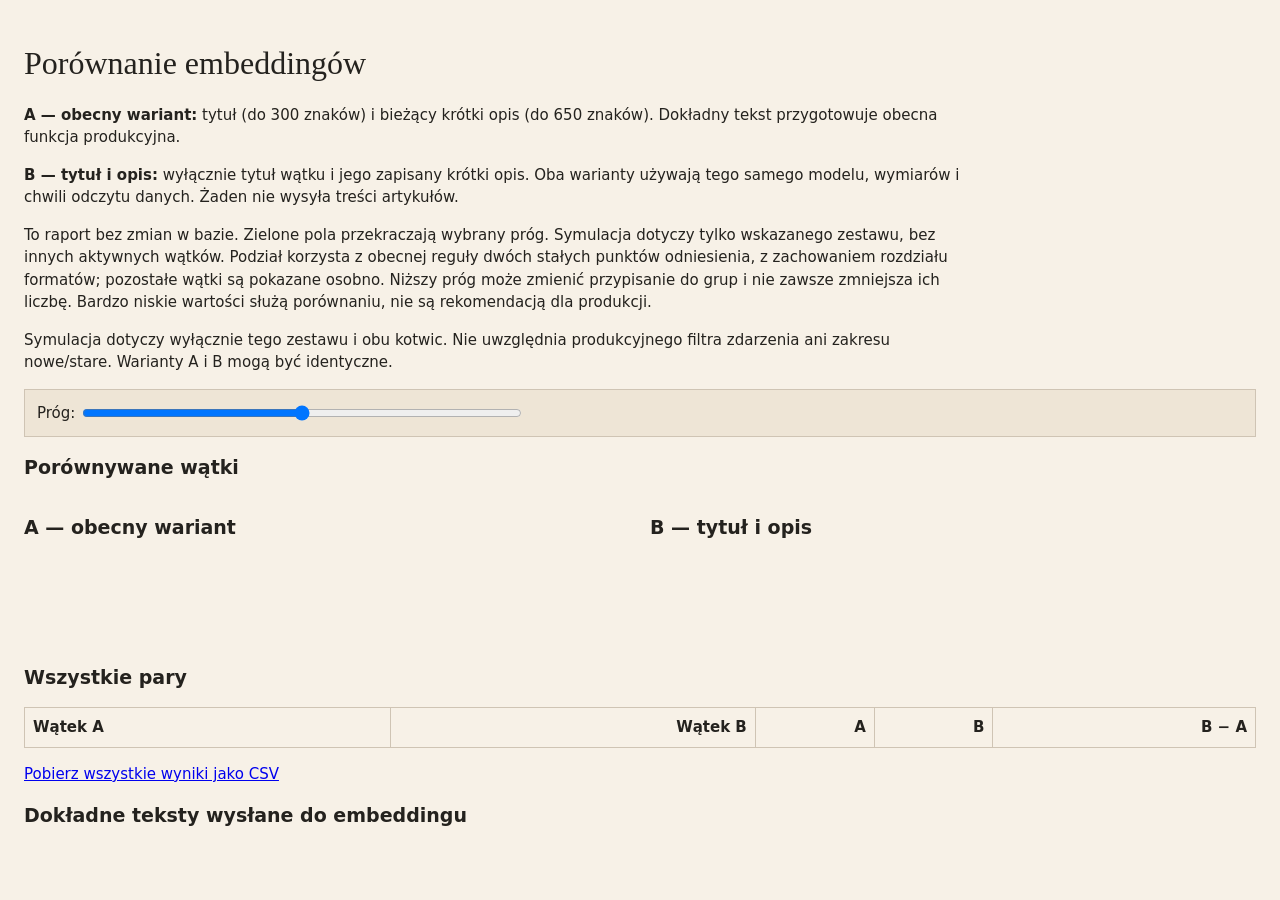
<file: embedding_comparison_report.html>
<!doctype html>
<html lang="pl">
<meta charset="utf-8">
<meta name="viewport" content="width=device-width,initial-scale=1">
<title>Porównanie embeddingów — dwa warianty</title>
<style>
body{margin:0;background:#f7f1e7;color:#24221e;font:15px/1.5 system-ui,sans-serif}main{max-width:1250px;margin:auto;padding:24px}h1{font:32px Georgia,serif}h2{font-size:19px}p{max-width:950px}.muted{color:#756e63}.controls{position:sticky;top:0;padding:12px;background:#eee5d6;z-index:1;border:1px solid #cfc4b4}input{width:min(440px,65%);vertical-align:middle}output{font-weight:700}.grids{display:grid;grid-template-columns:repeat(2,minmax(0,1fr));gap:20px}.panel{overflow-x:auto}table{border-collapse:collapse;width:100%;font-variant-numeric:tabular-nums}th,td{padding:8px;border:1px solid #cfc4b4;text-align:right}th:first-child,td:first-child{text-align:left}td.pass{background:#dce7d7;color:#274325}td.fail{background:#eee9df;color:#686057}td.diagonal{background:#ded5c6}.pairs{min-width:700px}.pairs td:nth-child(2){text-align:left}.groups{min-height:64px;font-size:13px}li{margin-bottom:7px}details{margin:14px 0}pre{white-space:pre-wrap;font:12px/1.5 monospace;overflow-wrap:anywhere}summary{cursor:pointer}@media(max-width:760px){.grids{grid-template-columns:1fr}main{padding:14px}th,td{padding:5px;font-size:12px}}
</style>
<main>
<h1>Porównanie embeddingów</h1>
<p id="metadata" class="muted"></p>
<p><strong>A — obecny wariant:</strong> tytuł (do 300 znaków) i bieżący krótki opis (do 650 znaków). Dokładny tekst przygotowuje obecna funkcja produkcyjna.</p>
<p><strong>B — tytuł i opis:</strong> wyłącznie tytuł wątku i jego zapisany krótki opis. Oba warianty używają tego samego modelu, wymiarów i chwili odczytu danych. Żaden nie wysyła treści artykułów.</p>
<p>To raport bez zmian w bazie. Zielone pola przekraczają wybrany próg. Symulacja dotyczy tylko wskazanego zestawu, bez innych aktywnych wątków. Podział korzysta z obecnej reguły dwóch stałych punktów odniesienia, z zachowaniem rozdziału formatów; pozostałe wątki są pokazane osobno. Niższy próg może zmienić przypisanie do grup i nie zawsze zmniejsza ich liczbę. Bardzo niskie wartości służą porównaniu, nie są rekomendacją dla produkcji.</p>
<p>Symulacja dotyczy wyłącznie tego zestawu i obu kotwic. Nie uwzględnia produkcyjnego filtra zdarzenia ani zakresu nowe/stare. Warianty A i B mogą być identyczne.</p>
<div class="controls"><label for="threshold">Próg: </label><input id="threshold" type="range" min="0.35" max="0.95" step="0.01"><output id="value" for="threshold"></output></div>
<h2>Porównywane wątki</h2><ol id="topics"></ol>
<div class="grids"><section><h2>A — obecny wariant</h2><p id="stats-current"></p><div id="matrix-current" class="panel"></div><p id="groups-current" class="groups"></p></section><section><h2>B — tytuł i opis</h2><p id="stats-title_description"></p><div id="matrix-title_description" class="panel"></div><p id="groups-title_description" class="groups"></p></section></div>
<h2>Wszystkie pary</h2><div class="panel"><table class="pairs"><thead><tr><th>Wątek A</th><th>Wątek B</th><th>A</th><th>B</th><th>B − A</th></tr></thead><tbody id="pairs"></tbody></table></div>
<p><a href="pairs.csv" download>Pobierz wszystkie wyniki jako CSV</a></p>
<h2>Dokładne teksty wysłane do embeddingu</h2><div id="inputs"></div>
</main>
<script id="report" type="application/json">__REPORT_JSON__</script>
<script>
const data=JSON.parse(document.getElementById('report').textContent);
const $=id=>document.getElementById(id);
const add=(parent,tag,text,cls='')=>{const el=document.createElement(tag);el.textContent=text;if(cls)el.className=cls;parent.append(el);return el;};
const numbers=new Map(data.topics.map((t,i)=>[t.topic_id,i+1]));
const lookup=new Map(data.pairs.flatMap(p=>[[p.topic_id_a+'|'+p.topic_id_b,p],[p.topic_id_b+'|'+p.topic_id_a,p]]));
$('metadata').textContent=`Odczyt od ${data.snapshot_started_at} · wynik ${data.created_at} · ${data.model} · ${data.dimensions} wymiarów · ${data.pairs.length} par · ${data.usage.total_tokens??'—'} tokenów.`;
for(const t of data.topics)add($('topics'),'li',t.headline_pl+(t.status==='ACTIVE'?'':` [${t.status}]`));
for(const t of data.topics){const box=add($('inputs'),'details','');add(box,'summary',`#${numbers.get(t.topic_id)} — ${t.headline_pl}`);for(const v of ['current','title_description']){add(box,'h3',v==='current'?'A — obecny':'B — tytuł i opis');add(box,'pre',data.inputs.find(i=>i.topic_id===t.topic_id&&i.variant===v).text);}}
function render(){
 const threshold=Number($('threshold').value);$('value').value=threshold.toFixed(2);
 const sim=data.simulations[threshold.toFixed(2)];
 for(const variant of ['current','title_description']){
  const holder=$('matrix-'+variant);holder.replaceChildren();const table=add(holder,'table','');const head=add(table,'tr','');add(head,'th','#');for(const t of data.topics)add(head,'th',numbers.get(t.topic_id));
  for(const a of data.topics){const row=add(table,'tr','');add(row,'th',numbers.get(a.topic_id));for(const b of data.topics){const p=lookup.get(a.topic_id+'|'+b.topic_id);if(!p){add(row,'td','—','diagonal');continue;}const cutoff=p.threshold< data.threshold?Math.min(threshold,p.threshold):threshold;const cell=add(row,'td',p[variant].toFixed(3),p[variant]>=cutoff?'pass':'fail');cell.title=a.headline_pl+' / '+b.headline_pl;}}
  $('stats-'+variant).textContent=`Pary kwalifikujące się: ${sim[variant].qualifying_pairs}/${data.pairs.length}. Wątków po symulowanym scaleniu: ${sim[variant].group_count}.`;
  $('groups-'+variant).textContent='Grupy: '+sim[variant].groups.map(g=>g.map(id=>'#'+numbers.get(id)).join(' + ')).join(' | ');
 }
 $('pairs').replaceChildren();
 for(const p of [...data.pairs].sort((a,b)=>Math.max(b.current,b.title_description)-Math.max(a.current,a.title_description))){const row=add($('pairs'),'tr','');add(row,'td',`#${numbers.get(p.topic_id_a)} ${p.title_a}`);add(row,'td',`#${numbers.get(p.topic_id_b)} ${p.title_b}`);const cutoff=p.threshold<data.threshold?Math.min(threshold,p.threshold):threshold;for(const v of ['current','title_description'])add(row,'td',p[v].toFixed(6),p[v]>=cutoff?'pass':'fail');add(row,'td',(p.difference>=0?'+':'')+p.difference.toFixed(6));}
}
$('threshold').value=data.threshold;
$('threshold').addEventListener('input',render);render();
</script>
</html>
</file>
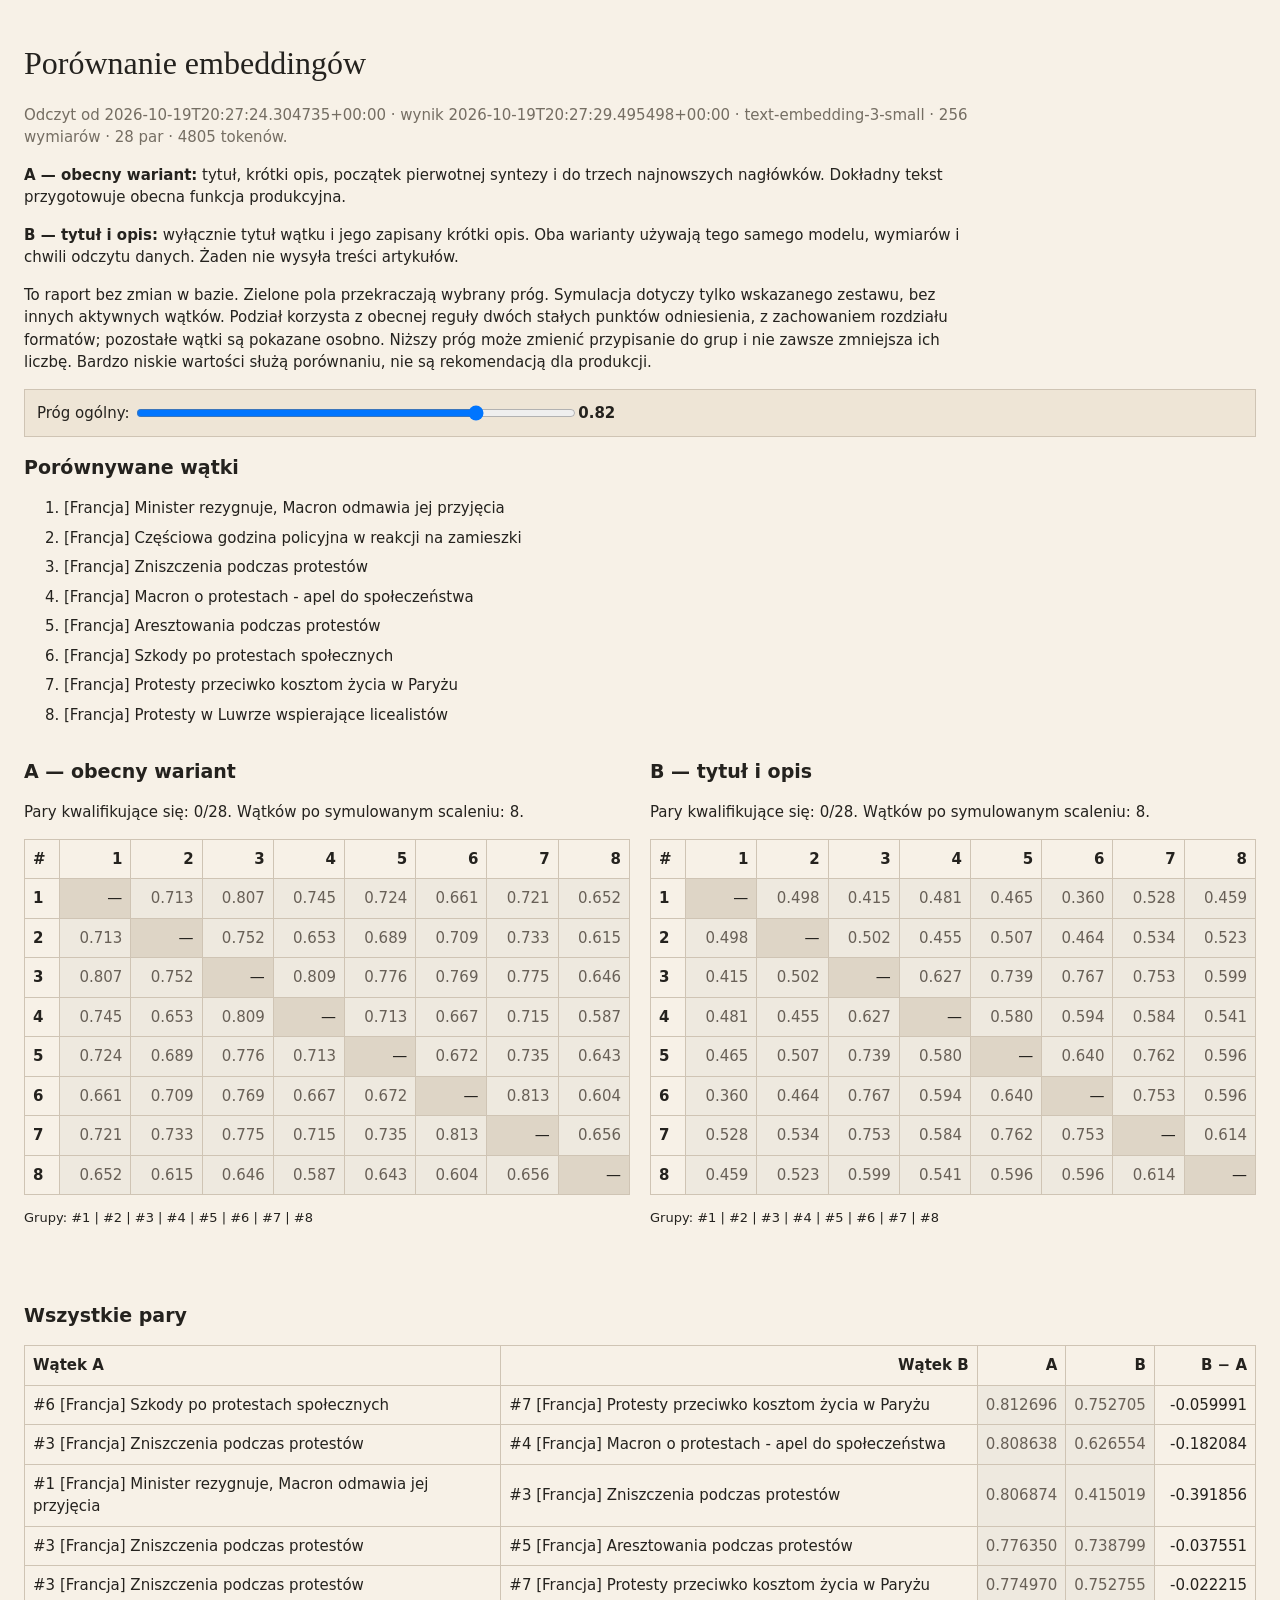
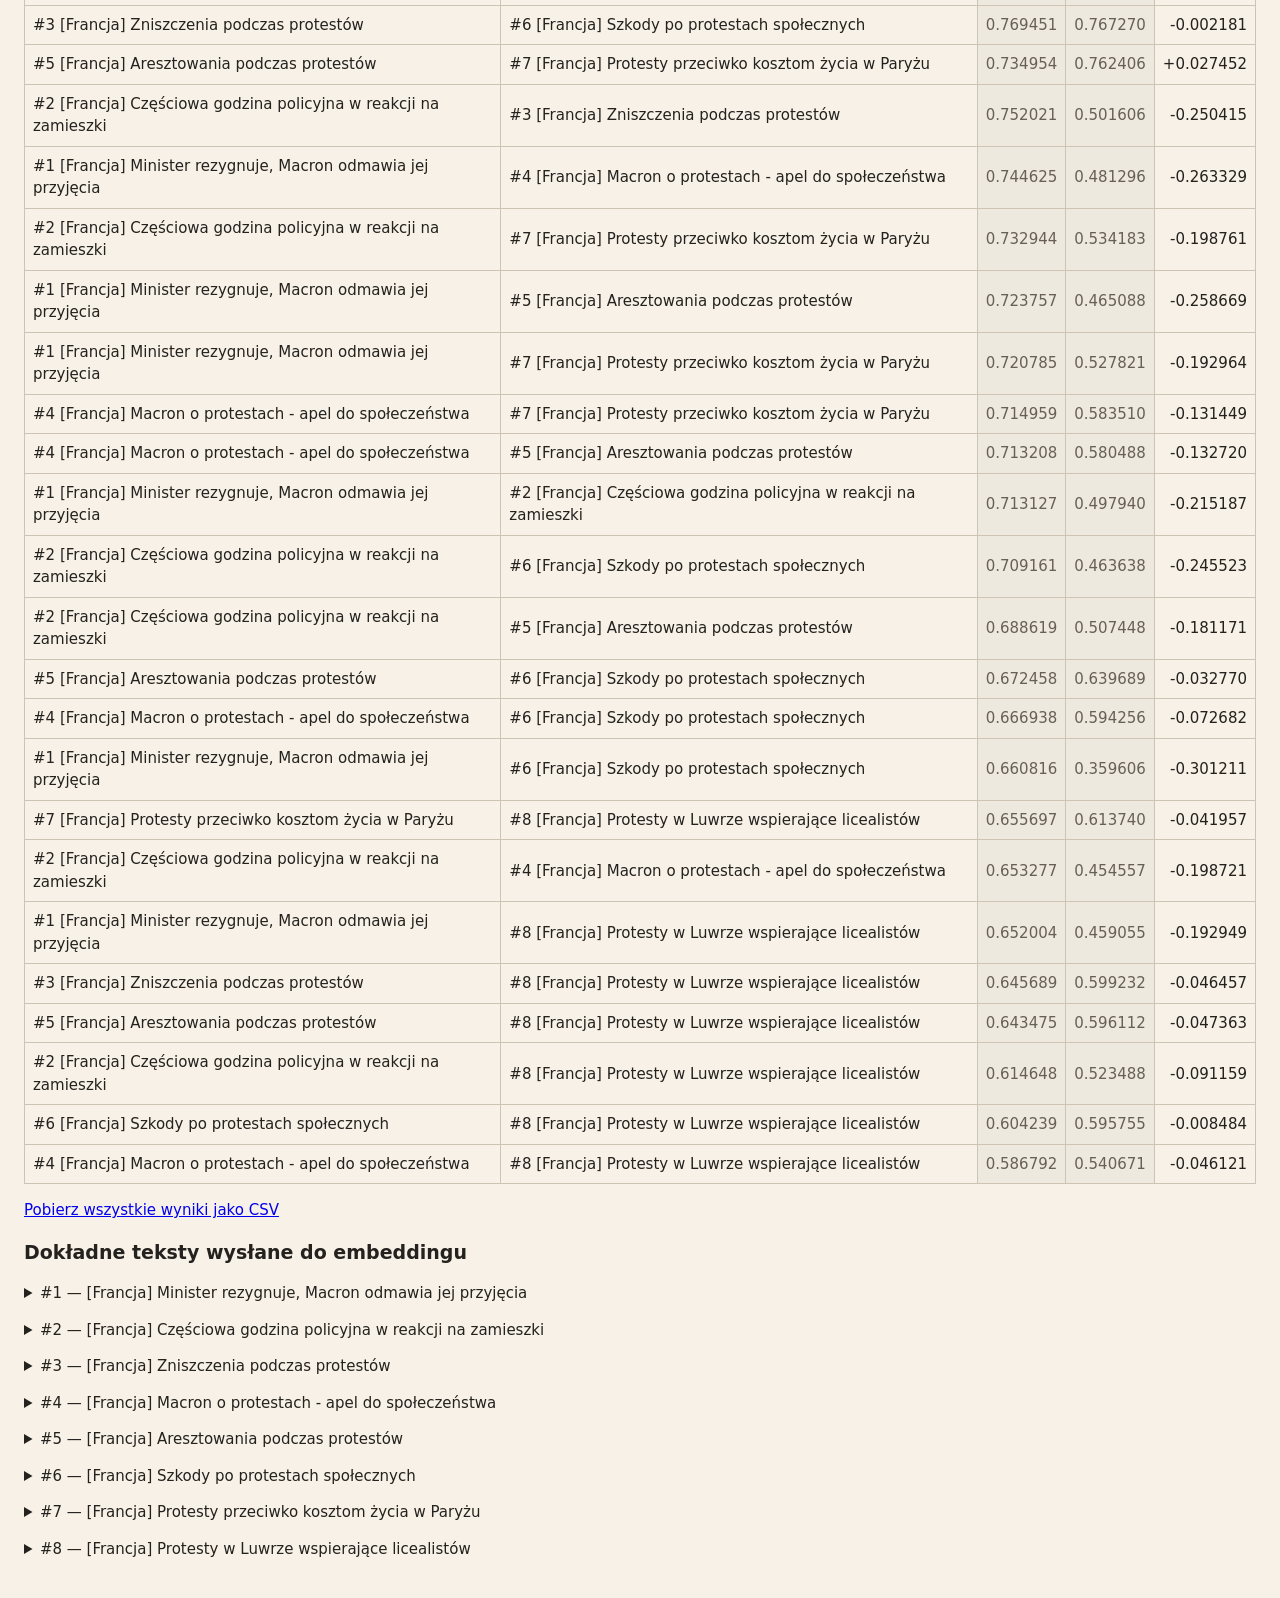
<file: app/diagnostics/embedding-france-20261019/report.html>
<!doctype html>
<html lang="pl">
<meta charset="utf-8">
<meta name="viewport" content="width=device-width,initial-scale=1">
<title>Porównanie embeddingów — dwa warianty</title>
<style>
body{margin:0;background:#f7f1e7;color:#24221e;font:15px/1.5 system-ui,sans-serif}main{max-width:1250px;margin:auto;padding:24px}h1{font:32px Georgia,serif}h2{font-size:19px}p{max-width:950px}.muted{color:#756e63}.controls{position:sticky;top:0;padding:12px;background:#eee5d6;z-index:1;border:1px solid #cfc4b4}input{width:min(440px,65%);vertical-align:middle}output{font-weight:700}.grids{display:grid;grid-template-columns:repeat(2,minmax(0,1fr));gap:20px}.panel{overflow-x:auto}table{border-collapse:collapse;width:100%;font-variant-numeric:tabular-nums}th,td{padding:8px;border:1px solid #cfc4b4;text-align:right}th:first-child,td:first-child{text-align:left}td.pass{background:#dce7d7;color:#274325}td.fail{background:#eee9df;color:#686057}td.diagonal{background:#ded5c6}.pairs{min-width:700px}.pairs td:nth-child(2){text-align:left}.groups{min-height:64px;font-size:13px}li{margin-bottom:7px}details{margin:14px 0}pre{white-space:pre-wrap;font:12px/1.5 monospace;overflow-wrap:anywhere}summary{cursor:pointer}@media(max-width:760px){.grids{grid-template-columns:1fr}main{padding:14px}th,td{padding:5px;font-size:12px}}
</style>
<main>
<h1>Porównanie embeddingów</h1>
<p id="metadata" class="muted"></p>
<p><strong>A — obecny wariant:</strong> tytuł, krótki opis, początek pierwotnej syntezy i do trzech najnowszych nagłówków. Dokładny tekst przygotowuje obecna funkcja produkcyjna.</p>
<p><strong>B — tytuł i opis:</strong> wyłącznie tytuł wątku i jego zapisany krótki opis. Oba warianty używają tego samego modelu, wymiarów i chwili odczytu danych. Żaden nie wysyła treści artykułów.</p>
<p>To raport bez zmian w bazie. Zielone pola przekraczają wybrany próg. Symulacja dotyczy tylko wskazanego zestawu, bez innych aktywnych wątków. Podział korzysta z obecnej reguły dwóch stałych punktów odniesienia, z zachowaniem rozdziału formatów; pozostałe wątki są pokazane osobno. Niższy próg może zmienić przypisanie do grup i nie zawsze zmniejsza ich liczbę. Bardzo niskie wartości służą porównaniu, nie są rekomendacją dla produkcji.</p>
<div class="controls"><label for="threshold">Próg ogólny: </label><input id="threshold" type="range" min="0.35" max="0.95" step="0.01" value="0.82"><output id="value" for="threshold">0.82</output></div>
<h2>Porównywane wątki</h2><ol id="topics"></ol>
<div class="grids"><section><h2>A — obecny wariant</h2><p id="stats-current"></p><div id="matrix-current" class="panel"></div><p id="groups-current" class="groups"></p></section><section><h2>B — tytuł i opis</h2><p id="stats-title_description"></p><div id="matrix-title_description" class="panel"></div><p id="groups-title_description" class="groups"></p></section></div>
<h2>Wszystkie pary</h2><div class="panel"><table class="pairs"><thead><tr><th>Wątek A</th><th>Wątek B</th><th>A</th><th>B</th><th>B − A</th></tr></thead><tbody id="pairs"></tbody></table></div>
<p><a href="pairs.csv" download>Pobierz wszystkie wyniki jako CSV</a></p>
<h2>Dokładne teksty wysłane do embeddingu</h2><div id="inputs"></div>
</main>
<script id="report" type="application/json">{"created_at": "2026-10-19T20:27:29.495498+00:00", "snapshot_started_at": "2026-10-19T20:27:24.304735+00:00", "model": "text-embedding-3-small", "dimensions": 256, "threshold": 0.82, "usage": {"prompt_tokens": 4805, "total_tokens": 4805}, "unique_embedding_inputs": 16, "topics": [{"topic_id": "topic_perspectives_d47c451ef7a0c2a4a8327596", "headline_pl": "[Francja] Minister rezygnuje, Macron odmawia jej przyjęcia", "status": "ACTIVE", "merged_into_topic_id": null, "updated_at": "2026-10-19T14:50:27.419991+00:00", "what_happened_one_sentence_pl": "Prezydent Emmanuel Macron nie przyjął rezygnacji Laurenta Nuñeza ze stanowiska ministra spraw wewnętrznych i pozostawił go na stanowisku, jednocześnie zlecając podjęcie natychmiastowych działań mających na celu wprowadzenie nowych metod działania sił bezpieczeństwa i zapewnienie ciągłości dowodzenia.", "summary_pl": "Sedno wydarzenia stanowi decyzja prezydenta Emmanuela Macrona w sprawie Laurenta Nuñeza: nie przyjął jego rezygnacji ze stanowiska ministra spraw wewnętrznych i utrzymał go na stanowisku, jednocześnie zlecając natychmiastowe działania mające na celu wprowadzenie nowych metod działania sił bezpieczeństwa i zapewnienie ciągłości dowodzenia. Nuñez oświadczył w radiu France Inter, że złożył dymisję z powodu odpowiedzialności za przebieg wydarzeń, lecz Macron ją odrzucił i wezwał do szybkiego wdrożenia nowych metod działania sił porządkowych w terenie.\n\nW sobotę i niedzielę doszło do zamieszek w Paryżu, Marsylii i Lyonie oraz w innych lokalizacjach w całej Francji; demonstracje przeciwko rosnącym kosztom życia przekształciły się w ataki na budynki publiczne i masowe plądrowania sklepów. W Paryżu około 30 sklepów zostało splądrowanych w niedzielę; Limoges zostało zniszczone w wyniku pożaru ratusza.\n\nMacron zażądał od Nuñeza jak najszybszego wdrożenia nowych metod działania sił bezpieczeństwa na miejscu, aby przeciwdziałać chuliganom. Minister przyznał, że w sobotę policja w niektórych dużych miastach straciła kontrolę nad sytuacją, a liczba wandali i obecność aktywistów skrajnej lewicy były niedoszacowane. Premier Sebastien Lecornu ma przewodniczyć w poniedziałek interministerialną komisję kryzysową. Podczas wystąpienia w telewizji Macron zapowiedział surowe konsekwencje wobec sprawców przemocy i podkreślił, że ci, którzy doprowadzili do grabieży, muszą ponieść odpowiedzialność.\n\nSzacowano, że w weekend zatrzymano około 2,4 tysiąca osób; w Paryżu odnotowano około 350 zatrzymań w niedzielę, a łączna liczba zatrzymanych w kraju przekroczyła 2 tys. (około 2 331–2 397).\n\nW kontekście samych działań operacyjnych część źródeł zwraca uwagę na skalę rabunków i zniszczeń w rejonach mi", "recent_article_titles": ["Zamieszki we Francji. Szef MSW: policja straciła kontrolę", "Zamieszki we Francji. Zdumiewający komunikat Pałacu Elizejskiego", "Zamieszki we Francji. Prezydent Macron nie przyjął dymisji ministra spraw wewnętrznych", "Emmanuel Macron rejects resignation of interior minister Laurent Nuñez", "Frankreich: Innenminister will nach Unruhen zurücktreten - Macron lehnt ab"], "summary_version": 1, "summary_updated_at": "2026-10-19T14:50:27.419991+00:00", "generation": "perspectives"}, {"topic_id": "topic_perspectives_e76e6853f89111c7a22d8d61", "headline_pl": "[Francja] Częściowa godzina policyjna w reakcji na zamieszki", "status": "ACTIVE", "merged_into_topic_id": null, "updated_at": "2026-10-19T16:13:39.130482+00:00", "what_happened_one_sentence_pl": "Premier Francji Sébastien Lecornu poinformował, że zwrócił się do prefektów o wprowadzenie częściowej godziny policyjnej w niektórych miejscach, godziny te mają być bardzo punktowe i częściowe i mają wejść w życie od wieczora w poniedziałek, Lecornu dodał, że jest zdeterminowany, aby przywrócić porządek publiczny.", "summary_pl": "W odpowiedzi na weekendowe zamieszki w Paryżu, Marsylii i innych miastach Francji, premier Sébastien Lecornu poinformował, że zwrócił się do prefektów o wprowadzenie częściowej godziny policyjnej w wybranych miejscach; ma wejść w życie od wieczora w poniedziałek i ma być bardzo punktowa. Lecornu dodał, że jest zdeterminowany, by przywrócić porządek publiczny, a demonstranci atakowali wówczas budynki publiczne, sklepy i punkty handlowe.\n\nDenain na północy kraju ogłosiło nocną godzinę policyjną od 21:00 do 6:00, która ma obowiązywać do niedzieli 25 października. Obostrzenia mają obowiązywać do tego samego terminu w innych częściach kraju. Marsylia zakazała zgromadzeń do godziny 20:00.\n\nPremier oskarża ruch skrajnej lewicy o dążenie do wywołania chaosu aż do wiosennych wyborów prezydenckich. Rząd zapowiada wzmocnienie sił policji i żandarmerii w najbliższy weekend oraz planuje spotkać się z liderami partii i kandydatami prezydenckimi, aby omówić bezpieczne prowadzenie kampanii i zaproponować reformy taktyk policyjnych. Ponadto rząd zapowiedział utworzenie specjalnego funduszu wsparcia dla około 3 000 lokalnych firm dotkniętych weekendowymi zamieszkami.\n\nSiły policji użyły gazu łzawiącego, pałek i armatek wodnych w odpowiedzi na zamieszki. Łącznie co najmniej 2 400 uczestników zamieszek zostało zatrzymanych, a co najmniej 1 000 policjantów zostało rannych, z czego siedem ciężko. Louvre muzeum zostało zamknięte z powodu strajków studentów.\n\nMinister spraw wewnętrznych Laurent Nuñez złożył rezygnację; prezydent Macron jej nie przyjął.", "recent_article_titles": ["French PM Lecornu calls for regional authorities to impose partial curfews", "Zamieszki we Francji. Władze wprowadzają godzinę policyjną", "France wants curfews in some areas after weekend of riots", "Francja reaguje na zamieszki. Premier chce częściowej godziny policyjnej [WIDEO]", "Godzina policyjna w niektórych miastach. Francja reaguje na zamieszki"], "summary_version": 1, "summary_updated_at": "2026-10-19T16:13:39.130482+00:00", "generation": "perspectives"}, {"topic_id": "topic_perspectives_449f14cebf8083ee911b91dc", "headline_pl": "[Francja] Zniszczenia podczas protestów", "status": "ACTIVE", "merged_into_topic_id": null, "updated_at": "2026-10-19T16:28:33.800992+00:00", "what_happened_one_sentence_pl": "W sobotę 17 października 2026 roku na ulice całej Francji wyszło ponad 550 tys. osób.", "summary_pl": "W sobotę 17 października 2026 roku na ulice całej Francji wyszło ponad 550 tys. osób. W wielu miastach doszło do starć, podpaleń i plądrowań; dotknięte były m.in. Paryż, Lyon i Limoges. W sobotę w całej Francji zatrzymano około 2 tys. osób, a w Paryżu zatrzymano około 855.\n\nŁącznie liczba rannych funkcjonariuszy i strażaków wyniosła około 500, a podczas protestów nastolatek stracił dłoń w wyniku wybuchu policyjnego granatu.\n\nW weekend doszło także do zniszczeń: ratusz w Limoges został doszczętnie zniszczony przez pożar, a weekend przyniósł co najmniej dwie ofiary śmiertelne.\n\nFox News zidentyfikowało 54 organizacje stojące za zamieszkami we Francji, w tym 16 organizacji studenckich i 38 dorosłych. Wśród nich znalazły się Gilets jaunes (Żółte Kamizelki) oraz La France Insoumise (LFI). Chaos Inc. obejmuje także BreakThrough News i CodePink, które promowały relacje z protestów; sieć ma międzynarodowe zasięgi. Planowany jest europejski Strajk Młodzieży 20 listopada, koordynowany w ramach sieci Chaos Inc.\n\nPrezydent Emmanuel Macron powiedział: Ci, którzy zniszczyli, muszą zapłacić. Macron oświadczył także, że w Republice nie ma miejsca na przemoc i zapowiedział działania wobec sprawców.", "recent_article_titles": ["\"Ludzie są wykończeni. Koniec panowania\". Jak we Francji sytuacja wymknęła się spod kontroli", "Violence in France is a consequence of the last decade's political reconfiguration", "Ogień, starcia i splądrowane sklepy. Chaos zalewa ulice Francji. \"Ponownie doszło do zniszczeń\"", "Francja stanęła w ogniu. Kto protestuje i skąd taka fala przemocy [WYJAŚNIAMY]", "France reels from weekend of chaos as violence spreads across Europe"], "summary_version": 2, "summary_updated_at": "2026-10-19T16:31:30.124824+00:00", "generation": "perspectives"}, {"topic_id": "topic_perspectives_f63c6bcbe03aa9b33e8b63d9", "headline_pl": "[Francja] Macron o protestach - apel do społeczeństwa", "status": "ACTIVE", "merged_into_topic_id": null, "updated_at": "2026-10-19T16:28:38.984515+00:00", "what_happened_one_sentence_pl": "France 24 relacjonowało, że Macron apelował do partii politycznych o jednoznaczne potępienie przemocy.", "summary_pl": "Po protestach z 17 października prezydent Emmanuel Macron wezwał partie polityczne do jednoznacznego potępienia przemocy, co relacjonowało France 24. Demonstracje w całej Francji wiązały się z przemocą, w tym plądrowaniami sklepów i dewastacją mienia publicznego. Ataki dotknęły urzędy miejskie i prefektury, z których niektóre zostały podpalone. Siły porządkowe prowadziły starcia z demonstrantami w odległości nie większej niż 300 metrów od Pałacu Elizejskiego. Według Le Monde doszło do początku konwergencji protestów bez wspólnych celów politycznych, a manifestacje 17 października łączyły żądania młodzieży szkolnej i ruchu gilets jaunes, bez wspólnego programu politycznego.\n\nMacron stwierdził, że czynią to protestujący określani jako factieux z ugrupowań ultralewicowych, wspierani przez licznych delikwentów, prowadzących do brutalnej przemocy. W Elizie prezydent wygłosił orędzie trwające około 10 minut, około godziny 20:00. Zapowiedział także podróż na Bliski Wschód na trzy dni. Le Monde komentowało, iż władza została osłabiona przez kryzysy, określając ją jako failles d'un pouvoir usé par les crises.", "recent_article_titles": ["Watch: Macron denounces 'unbridled violence' after protests across France", "17 octobre : les violences en marge des manifestations font le lit du rassemblement national", "Mobilisation du 17 octobre : conséquences de la fin du macronisme, les violences sont aussi le produit d’un système politique dominé par deux radicalités", "Fala oburzenia po orędziu Emmanuela Macrona. \"Żałosne przemówienie\"", "News kompakt: Macron verurteilt Gewalt bei landesweiten Protesten"], "summary_version": 2, "summary_updated_at": "2026-10-19T16:30:35.22769+00:00", "generation": "perspectives"}, {"topic_id": "topic_perspectives_802d78b36ab2940d59552746", "headline_pl": "[Francja] Aresztowania podczas protestów", "status": "ACTIVE", "merged_into_topic_id": null, "updated_at": "2026-10-19T16:13:12.620593+00:00", "what_happened_one_sentence_pl": "W samym Paryżu w weekendzie zatrzymano około 855 osób.", "summary_pl": "W czasie weekendu w samym Paryżu zatrzymano około 855 osób.\n\nW Limoges ratusz miasta spłonął; dach zawalił się, a dwie trzecie elewacji zniknęły.", "recent_article_titles": ["France protests: Who are the people arrested during the unrest?", "Hundreds arrested in Paris as rioters defy Macron (VIDEOS)", "Thousands arrested during violent protests in France", "Photos show aftermath of riots as masked groups clash with police across France"], "summary_version": 1, "summary_updated_at": "2026-10-19T16:13:12.620593+00:00", "generation": "perspectives"}, {"topic_id": "topic_perspectives_bfe87060175e86a633d35bee", "headline_pl": "[Francja] Szkody po protestach społecznych", "status": "ACTIVE", "merged_into_topic_id": null, "updated_at": "2026-10-19T16:14:27.616511+00:00", "what_happened_one_sentence_pl": "Ponad 2.000 sklepów zostało dotkniętych w trakcie protestów w całej Francji.", "summary_pl": "Trwające protesty w całej Francji doprowadziły do poważnych szkód materialnych: dotknięto ponad 2.000 sklepów, a szacunki strat sięgają setek milionów euro. Wstępny bilans podany w sobotę do godziny 20:00 mówił o około 1.500 dotkniętych placówek; później liczba ta miała wzrosnąć o 10–20 procent. Incydenty objęły również sektor handlowy, co ilustrowały pierwsze obrazy z początku tygodnia z Paryża, Marsylii, Lyonu i Nantes.\n\nW samym Paryżu doszło do ataku na sklep BHV Marais, gdzie około trzydziestu osobom udało się wejść do środka; zniszczono parter, uszkodono elewację i skradziono towary. Incydenty trwały nocą z niedzieli na poniedziałek w Paryżu, Marsylii, Lyonie i Nantes.\n\nPodczas spotkania rządowego w sprawie szkód udział wzięli minister Serge Papin oraz przedstawiciele CCI France i CMA. Z kolei Alain Di Crescenzo, prezes CNCCI, zaapelował o pilne środki wsparcia dla przedsiębiorców, w tym szybką interwencję u ubezpieczycieli, tworzenie funduszy awaryjnych i kredyty o obniżonych stopach procentowych. Judith Jiguet, delegowana generalna FCD, domagała się szybszych procedur odszkodowawczych i pomocy publicznej, a także rozważenia odroczenia podatków dla dotkniętego sektora. France 24 informuje o decyzji rządu i uczestnictwie biznesu w spotkaniu kryzysowym; sektor turystyczny obawia się spadku rezerw na zimę, a rynki reagują sprzedażą obligacji i euro.\n\nPoza Paryżem i Marsylią zniszczenia rozprzestrzeniły się na Bordeaux i Lyon, a także Grenoble i Quimper. Le Monde odnotowało w Bordeaux dewastacje i wandalizacje między 50 a 100 sklepów. W Lyonie doszło do splądrowania sklepów Kooples, Hugo Boss, Jott i Lancel, a część sklepu Boulanger została częściowo podpalona. W Bordeaux doszło do splądrowania Apple’a, a Decathlon został ograbiony i później podpalony. BNP Paribas ma ", "recent_article_titles": ["After looting, devastated French shop owners face 'hundreds of millions of euros' in damages", "Euronews press review: French newspapers dissect weekend of unrest and rioting", "French retailers reel after weekend of riots, looting", "Más de 2.000 comercios afectados y daños millonarios por saqueos en protestas en Francia"], "summary_version": 1, "summary_updated_at": "2026-10-19T16:14:27.616511+00:00", "generation": "perspectives"}, {"topic_id": "topic_perspectives_5897d4f7a483837ce7c52e4f", "headline_pl": "[Francja] Protesty przeciwko kosztom życia w Paryżu", "status": "ACTIVE", "merged_into_topic_id": null, "updated_at": "2026-10-19T15:03:05.038166+00:00", "what_happened_one_sentence_pl": "Według Ministerstwa Spraw Wewnętrznych we Francji, w całym kraju zatrzymano ponad 2.000 osób, a ponad 600 funkcjonariuszy zostało rannych.", "summary_pl": "W całej Francji trwają protesty przeciwko rosnącym kosztom życia. Według Ministerstwa Spraw Wewnętrznych we Francji zatrzymano ponad 2.000 osób, a ponad 600 funkcjonariuszy zostało rannych. Grupa manifestantów zablokowała dostęp do muzeum Luwru w Paryżu. Protesty rozlały się do Paryża i licznych innych miast Francji.\n\nSzacuje się, że w sobotę na ulice wyszło co najmniej 550 tys. osób w całej Francji, a ponad 1800 zostało aresztowanych. Demonstranci atakowali policję, plądrowali sklepy, podpalali barykady i budynki. Uczniowie i studenci również dołączyli do protestów. Sprzyjały temu zwołania w mediach społecznościowych, a protesty koncentrowały się wokół tematów wysokich cen paliw, niskich płac i niesprawiedliwości społecznej.\n\nW kontekście finansów publicznych i rynków, rentowności obligacji rosną: 10-letnie obligacje Francji przynosiły obecnie prawie 5%, a niemieckie papiery około 3,5%. Francja od 1974 roku nie przedłożyła zrównoważonego budżetu; dług publiczny wynosi około 119% PKB, a deficyt budżetowy przekracza 5% PKB. Maastricht criteria wyznaczają deficyt maksymalnie 3% PKB i dług nieprzekraczający 60% PKB.", "recent_article_titles": ["L'aperitivo davanti all'Arco di Trionfo di Parigi mentre la città brucia", "Schwere Ausschreitungen: Was die Krawalle in Frankreich mit Ihrem Geld zu tun haben"], "summary_version": 1, "summary_updated_at": "2026-10-19T15:03:05.038166+00:00", "generation": "perspectives"}, {"topic_id": "topic_perspectives_0bb17b14683705e57fd24b02", "headline_pl": "[Francja] Protesty w Luwrze wspierające licealistów", "status": "ACTIVE", "merged_into_topic_id": null, "updated_at": "2026-10-19T15:01:44.141865+00:00", "what_happened_one_sentence_pl": "Wejście do Luwru zablokowali studenci Ecole du Louvre w Paryżu, demonstracja miała na celu poparcie ruchu licealistów i protest przeciwko represjom policyjnym, blokada uniemożliwiła otwarcie Luwru o godz. 9.", "summary_pl": "W Paryżu grupa demonstrantów z Ecole du Louvre zablokowała dostęp do muzeum Luwru; demonstracja miała na celu poparcie ruchu licealistów i protest przeciwko represjom policyjnym; blokada uniemożliwiła otwarcie Luwru o godzinie 9.\n\nDyrekcja muzeum poinformowała, że protest nie ma związku z samą placówką.\n\nJedna z uczestniczek demonstracji powiedziała dziennikowi Le Figaro, że turyści oczekujący na wejście do Luwru \"są agresywni\" wobec protestujących.\n\nRelacje Bankiera i Corriere della Sera opisują incydent jako blokadę dostępu do Luwru, będącą wyrazem wsparcia dla ruchu licealistów.", "recent_article_titles": ["Un gruppo di manifestanti blocca l'accesso al museo del Louvre a Parigi: il video", "Protestujący zablokowali wejście do Luwru. W tle spór o warunki nauki"], "summary_version": 1, "summary_updated_at": "2026-10-19T15:01:44.141865+00:00", "generation": "perspectives"}], "inputs": [{"topic_id": "topic_perspectives_d47c451ef7a0c2a4a8327596", "variant": "current", "text": "Tytuł wątku: [Francja] Minister rezygnuje, Macron odmawia jej przyjęcia\nOpis: Prezydent Emmanuel Macron nie przyjął rezygnacji Laurenta Nuñeza ze stanowiska ministra spraw wewnętrznych i pozostawił go na stanowisku, jednocześnie zlecając podjęcie natychmiastowych działań mających na celu wprowadzenie nowych metod działania sił bezpieczeństwa i zapewnienie ciągłości dowodzenia.\nSynteza wątku: Sedno wydarzenia stanowi decyzja prezydenta Emmanuela Macrona w sprawie Laurenta Nuñeza: nie przyjął jego rezygnacji ze stanowiska ministra spraw wewnętrznych i utrzymał go na stanowisku, jednocześnie zlecając natychmiastowe działania mające na celu wprowadzenie nowych metod działania sił bezpieczeństwa i zapewnienie ciągłości dowodzenia. Nuñez oświadczył w radiu France Inter, że złożył dymisję z powodu odpowiedzialności za przebieg wydarzeń, lecz Macron ją odrzucił i wezwał do szybkiego wdrożenia nowych metod działania sił porządkowych w terenie.\n\nW sobotę i niedzielę doszło do zamieszek w Paryżu, Marsylii i Lyonie oraz w innych lokalizacjach w całej Francji; demonstracje przeciwko rosnącym kosztom życia przekształciły się w ataki na budynki publiczne i masowe plądrowania sklepów. W Paryżu około 30 sklepów zostało splądrowanych w niedzielę; Limoges zostało zniszczone w wyniku pożaru ratusza.\n\nMacron zażądał od Nuñeza jak najszybszego wdrożenia nowych metod działania sił bezpieczeństwa na miejscu, aby przeciwdziałać chuliganom. Minister przyznał, że w sobotę policja w niektórych dużych miastach straciła kontrolę nad sytuacją, a liczba wandali i obecność aktywistów skrajnej lewicy b\nOstatnie nagłówki: Zamieszki we Francji. Szef MSW: policja straciła kontrolę | Zamieszki we Francji. Zdumiewający komunikat Pałacu Elizejskiego | Zamieszki we Francji. Prezydent Macron nie przyjął dymisji", "sha256": "7a0695c8a5d5a04b3471c39c4b238a06bcb02d21296514dac46a52c74464255c", "embedding_index": 0}, {"topic_id": "topic_perspectives_e76e6853f89111c7a22d8d61", "variant": "current", "text": "Tytuł wątku: [Francja] Częściowa godzina policyjna w reakcji na zamieszki\nOpis: Premier Francji Sébastien Lecornu poinformował, że zwrócił się do prefektów o wprowadzenie częściowej godziny policyjnej w niektórych miejscach, godziny te mają być bardzo punktowe i częściowe i mają wejść w życie od wieczora w poniedziałek, Lecornu dodał, że jest zdeterminowany, aby przywrócić porządek publiczny.\nSynteza wątku: W odpowiedzi na weekendowe zamieszki w Paryżu, Marsylii i innych miastach Francji, premier Sébastien Lecornu poinformował, że zwrócił się do prefektów o wprowadzenie częściowej godziny policyjnej w wybranych miejscach; ma wejść w życie od wieczora w poniedziałek i ma być bardzo punktowa. Lecornu dodał, że jest zdeterminowany, by przywrócić porządek publiczny, a demonstranci atakowali wówczas budynki publiczne, sklepy i punkty handlowe.\n\nDenain na północy kraju ogłosiło nocną godzinę policyjną od 21:00 do 6:00, która ma obowiązywać do niedzieli 25 października. Obostrzenia mają obowiązywać do tego samego terminu w innych częściach kraju. Marsylia zakazała zgromadzeń do godziny 20:00.\n\nPremier oskarża ruch skrajnej lewicy o dążenie do wywołania chaosu aż do wiosennych wyborów prezydenckich. Rząd zapowiada wzmocnienie sił policji i żandarmerii w najbliższy weekend oraz planuje spotkać się z liderami partii i kandydatami prezydenckimi, aby omówić bezpieczne prowadzenie kampanii i zaproponować reformy taktyk policyjnych. Ponadto rząd zapowiedział utworzenie specjalnego funduszu wsparcia dla około 3 000 lokalnych firm dotkniętych weekendowymi zamieszkami.\n\nSiły policji użyły gazu łzawiąc\nOstatnie nagłówki: French PM Lecornu calls for regional authorities to impose partial curfews | Zamieszki we Francji. Władze wprowadzają godzinę policyjną | France wants curfews in some ar", "sha256": "7163bb779592b34d3625bd08fd312bb5f7ca95dcf89f580573f176154047d397", "embedding_index": 1}, {"topic_id": "topic_perspectives_449f14cebf8083ee911b91dc", "variant": "current", "text": "Tytuł wątku: [Francja] Zniszczenia podczas protestów\nOpis: W sobotę 17 października 2026 roku na ulice całej Francji wyszło ponad 550 tys. osób.\nSynteza wątku: W sobotę 17 października 2026 roku na ulice całej Francji wyszło ponad 550 tys. osób. W wielu miastach doszło do starć, podpaleń i plądrowań; dotknięte były m.in. Paryż, Lyon i Limoges. W sobotę w całej Francji zatrzymano około 2 tys. osób, a w Paryżu zatrzymano około 855.\n\nŁącznie liczba rannych funkcjonariuszy i strażaków wyniosła około 500, a podczas protestów nastolatek stracił dłoń w wyniku wybuchu policyjnego granatu.\n\nW weekend doszło także do zniszczeń: ratusz w Limoges został doszczętnie zniszczony przez pożar, a weekend przyniósł co najmniej dwie ofiary śmiertelne.\n\nFox News zidentyfikowało 54 organizacje stojące za zamieszkami we Francji, w tym 16 organizacji studenckich i 38 dorosłych. Wśród nich znalazły się Gilets jaunes (Żółte Kamizelki) oraz La France Insoumise (LFI). Chaos Inc. obejmuje także BreakThrough News i CodePink, które promowały relacje z protestów; sieć ma międzynarodowe zasięgi. Planowany jest europejski Strajk Młodzieży 20 listopada, koordynowany w ramach sieci Chaos Inc.\n\nPrezydent Emmanuel Macron powiedział: Ci, którzy zniszczyli, muszą zapłacić. Macron oświadczył także, że w Republice nie ma miejsca na przemoc i zapowiedział działania wobec sprawców.\nOstatnie nagłówki: \"Ludzie są wykończeni. Koniec panowania\". Jak we Francji sytuacja wymknęła się spod kontroli | Violence in France is a consequence of the last decade's political reconfiguration | Ogień, starcia i splądrowane sklepy. Chaos zalewa ulice Francji. \"Ponownie doszło do zniszczeń\"", "sha256": "1fd3c4283c6ad8eafe7c5d730cf7c84508da55617abf07a2ec26c8b6969cb400", "embedding_index": 2}, {"topic_id": "topic_perspectives_f63c6bcbe03aa9b33e8b63d9", "variant": "current", "text": "Tytuł wątku: [Francja] Macron o protestach - apel do społeczeństwa\nOpis: France 24 relacjonowało, że Macron apelował do partii politycznych o jednoznaczne potępienie przemocy.\nSynteza wątku: Po protestach z 17 października prezydent Emmanuel Macron wezwał partie polityczne do jednoznacznego potępienia przemocy, co relacjonowało France 24. Demonstracje w całej Francji wiązały się z przemocą, w tym plądrowaniami sklepów i dewastacją mienia publicznego. Ataki dotknęły urzędy miejskie i prefektury, z których niektóre zostały podpalone. Siły porządkowe prowadziły starcia z demonstrantami w odległości nie większej niż 300 metrów od Pałacu Elizejskiego. Według Le Monde doszło do początku konwergencji protestów bez wspólnych celów politycznych, a manifestacje 17 października łączyły żądania młodzieży szkolnej i ruchu gilets jaunes, bez wspólnego programu politycznego.\n\nMacron stwierdził, że czynią to protestujący określani jako factieux z ugrupowań ultralewicowych, wspierani przez licznych delikwentów, prowadzących do brutalnej przemocy. W Elizie prezydent wygłosił orędzie trwające około 10 minut, około godziny 20:00. Zapowiedział także podróż na Bliski Wschód na trzy dni. Le Monde komentowało, iż władza została osłabiona przez kryzysy, określając ją jako failles d'un pouvoir usé par les crises.\nOstatnie nagłówki: Watch: Macron denounces 'unbridled violence' after protests across France | 17 octobre : les violences en marge des manifestations font le lit du rassemblement national | Mobilisation du 17 octobre : conséquences de la fin du macronisme, les violences sont aussi le produit d’un système politique dominé par deux radicalités", "sha256": "4b7b00acc75b2d85eee7fe6ef58ed9863adf81b415da3f242846c855e1f194fd", "embedding_index": 3}, {"topic_id": "topic_perspectives_802d78b36ab2940d59552746", "variant": "current", "text": "Tytuł wątku: [Francja] Aresztowania podczas protestów\nOpis: W samym Paryżu w weekendzie zatrzymano około 855 osób.\nSynteza wątku: W czasie weekendu w samym Paryżu zatrzymano około 855 osób.\n\nW Limoges ratusz miasta spłonął; dach zawalił się, a dwie trzecie elewacji zniknęły.\nOstatnie nagłówki: France protests: Who are the people arrested during the unrest? | Hundreds arrested in Paris as rioters defy Macron (VIDEOS) | Thousands arrested during violent protests in France", "sha256": "8085b92959d080619b1359f248aedd559622412a1b6d194805c620ea3b435171", "embedding_index": 4}, {"topic_id": "topic_perspectives_bfe87060175e86a633d35bee", "variant": "current", "text": "Tytuł wątku: [Francja] Szkody po protestach społecznych\nOpis: Ponad 2.000 sklepów zostało dotkniętych w trakcie protestów w całej Francji.\nSynteza wątku: Trwające protesty w całej Francji doprowadziły do poważnych szkód materialnych: dotknięto ponad 2.000 sklepów, a szacunki strat sięgają setek milionów euro. Wstępny bilans podany w sobotę do godziny 20:00 mówił o około 1.500 dotkniętych placówek; później liczba ta miała wzrosnąć o 10–20 procent. Incydenty objęły również sektor handlowy, co ilustrowały pierwsze obrazy z początku tygodnia z Paryża, Marsylii, Lyonu i Nantes.\n\nW samym Paryżu doszło do ataku na sklep BHV Marais, gdzie około trzydziestu osobom udało się wejść do środka; zniszczono parter, uszkodono elewację i skradziono towary. Incydenty trwały nocą z niedzieli na poniedziałek w Paryżu, Marsylii, Lyonie i Nantes.\n\nPodczas spotkania rządowego w sprawie szkód udział wzięli minister Serge Papin oraz przedstawiciele CCI France i CMA. Z kolei Alain Di Crescenzo, prezes CNCCI, zaapelował o pilne środki wsparcia dla przedsiębiorców, w tym szybką interwencję u ubezpieczycieli, tworzenie funduszy awaryjnych i kredyty o obniżonych stopach procentowych. Judith Jiguet, delegowana generalna FCD, domagała się szybszych procedur odszkodowawczych i pomocy publicznej, a także rozważenia odroczenia podatków dla dotkniętego sektora. France\nOstatnie nagłówki: After looting, devastated French shop owners face 'hundreds of millions of euros' in damages | Euronews press review: French newspapers dissect weekend of unrest and rioting | French retailers reel after weekend of riots, looting", "sha256": "8b176f92a2af499b60d9d915e2bed65f8c740fb9f98b4afb2a474319341f6c3e", "embedding_index": 5}, {"topic_id": "topic_perspectives_5897d4f7a483837ce7c52e4f", "variant": "current", "text": "Tytuł wątku: [Francja] Protesty przeciwko kosztom życia w Paryżu\nOpis: Według Ministerstwa Spraw Wewnętrznych we Francji, w całym kraju zatrzymano ponad 2.000 osób, a ponad 600 funkcjonariuszy zostało rannych.\nSynteza wątku: W całej Francji trwają protesty przeciwko rosnącym kosztom życia. Według Ministerstwa Spraw Wewnętrznych we Francji zatrzymano ponad 2.000 osób, a ponad 600 funkcjonariuszy zostało rannych. Grupa manifestantów zablokowała dostęp do muzeum Luwru w Paryżu. Protesty rozlały się do Paryża i licznych innych miast Francji.\n\nSzacuje się, że w sobotę na ulice wyszło co najmniej 550 tys. osób w całej Francji, a ponad 1800 zostało aresztowanych. Demonstranci atakowali policję, plądrowali sklepy, podpalali barykady i budynki. Uczniowie i studenci również dołączyli do protestów. Sprzyjały temu zwołania w mediach społecznościowych, a protesty koncentrowały się wokół tematów wysokich cen paliw, niskich płac i niesprawiedliwości społecznej.\n\nW kontekście finansów publicznych i rynków, rentowności obligacji rosną: 10-letnie obligacje Francji przynosiły obecnie prawie 5%, a niemieckie papiery około 3,5%. Francja od 1974 roku nie przedłożyła zrównoważonego budżetu; dług publiczny wynosi około 119% PKB, a deficyt budżetowy przekracza 5% PKB. Maastricht criteria wyznaczają deficyt maksymalnie 3% PKB i dług nieprzekraczający 60% PKB.\nOstatnie nagłówki: L'aperitivo davanti all'Arco di Trionfo di Parigi mentre la città brucia | Schwere Ausschreitungen: Was die Krawalle in Frankreich mit Ihrem Geld zu tun haben", "sha256": "9347b7c441568d035356a3975ac6533b2f941bb7eee021fdca292ba0bf5e5c70", "embedding_index": 6}, {"topic_id": "topic_perspectives_0bb17b14683705e57fd24b02", "variant": "current", "text": "Tytuł wątku: [Francja] Protesty w Luwrze wspierające licealistów\nOpis: Wejście do Luwru zablokowali studenci Ecole du Louvre w Paryżu, demonstracja miała na celu poparcie ruchu licealistów i protest przeciwko represjom policyjnym, blokada uniemożliwiła otwarcie Luwru o godz. 9.\nSynteza wątku: W Paryżu grupa demonstrantów z Ecole du Louvre zablokowała dostęp do muzeum Luwru; demonstracja miała na celu poparcie ruchu licealistów i protest przeciwko represjom policyjnym; blokada uniemożliwiła otwarcie Luwru o godzinie 9.\n\nDyrekcja muzeum poinformowała, że protest nie ma związku z samą placówką.\n\nJedna z uczestniczek demonstracji powiedziała dziennikowi Le Figaro, że turyści oczekujący na wejście do Luwru \"są agresywni\" wobec protestujących.\n\nRelacje Bankiera i Corriere della Sera opisują incydent jako blokadę dostępu do Luwru, będącą wyrazem wsparcia dla ruchu licealistów.\nOstatnie nagłówki: Un gruppo di manifestanti blocca l'accesso al museo del Louvre a Parigi: il video | Protestujący zablokowali wejście do Luwru. W tle spór o warunki nauki", "sha256": "febbb6e44829568e49d5535f2768af1d6f9a9841c0762a9ed0adbe6a6e987f38", "embedding_index": 7}, {"topic_id": "topic_perspectives_d47c451ef7a0c2a4a8327596", "variant": "title_description", "text": "Tytuł wątku: [Francja] Minister rezygnuje, Macron odmawia jej przyjęcia\nOpis: Prezydent Emmanuel Macron nie przyjął rezygnacji Laurenta Nuñeza ze stanowiska ministra spraw wewnętrznych i pozostawił go na stanowisku, jednocześnie zlecając podjęcie natychmiastowych działań mających na celu wprowadzenie nowych metod działania sił bezpieczeństwa i zapewnienie ciągłości dowodzenia.", "sha256": "75b3011bdb07acdf66a52198dd1c14be02b769c58e574bad1695c3145698cdf8", "embedding_index": 8}, {"topic_id": "topic_perspectives_e76e6853f89111c7a22d8d61", "variant": "title_description", "text": "Tytuł wątku: [Francja] Częściowa godzina policyjna w reakcji na zamieszki\nOpis: Premier Francji Sébastien Lecornu poinformował, że zwrócił się do prefektów o wprowadzenie częściowej godziny policyjnej w niektórych miejscach, godziny te mają być bardzo punktowe i częściowe i mają wejść w życie od wieczora w poniedziałek, Lecornu dodał, że jest zdeterminowany, aby przywrócić porządek publiczny.", "sha256": "643e3478b1ab7991fd45b21be1c5184e2a2e630d0b5d2e62e23e45d4646b7dae", "embedding_index": 9}, {"topic_id": "topic_perspectives_449f14cebf8083ee911b91dc", "variant": "title_description", "text": "Tytuł wątku: [Francja] Zniszczenia podczas protestów\nOpis: W sobotę 17 października 2026 roku na ulice całej Francji wyszło ponad 550 tys. osób.", "sha256": "9553649561fac605046cb136ae5f67d85f7001782d0dfd29eb7de5fbe1646ddb", "embedding_index": 10}, {"topic_id": "topic_perspectives_f63c6bcbe03aa9b33e8b63d9", "variant": "title_description", "text": "Tytuł wątku: [Francja] Macron o protestach - apel do społeczeństwa\nOpis: France 24 relacjonowało, że Macron apelował do partii politycznych o jednoznaczne potępienie przemocy.", "sha256": "5f7edff7b882cdeec2f817c556d0743402e3c79612820d2c521bfec1e209a59d", "embedding_index": 11}, {"topic_id": "topic_perspectives_802d78b36ab2940d59552746", "variant": "title_description", "text": "Tytuł wątku: [Francja] Aresztowania podczas protestów\nOpis: W samym Paryżu w weekendzie zatrzymano około 855 osób.", "sha256": "869d767b391ea27b01c3eb0397ca829f8419c30a156b4e16fee9338947f82f9b", "embedding_index": 12}, {"topic_id": "topic_perspectives_bfe87060175e86a633d35bee", "variant": "title_description", "text": "Tytuł wątku: [Francja] Szkody po protestach społecznych\nOpis: Ponad 2.000 sklepów zostało dotkniętych w trakcie protestów w całej Francji.", "sha256": "832ab08712b38b19c40678c0e7ff78bc1d31bb77054a09796123cea0d3961fa3", "embedding_index": 13}, {"topic_id": "topic_perspectives_5897d4f7a483837ce7c52e4f", "variant": "title_description", "text": "Tytuł wątku: [Francja] Protesty przeciwko kosztom życia w Paryżu\nOpis: Według Ministerstwa Spraw Wewnętrznych we Francji, w całym kraju zatrzymano ponad 2.000 osób, a ponad 600 funkcjonariuszy zostało rannych.", "sha256": "355bc8189f9fb90a4be375b06f2950cf376d0b0f7e7000696d3f579de93fcc3f", "embedding_index": 14}, {"topic_id": "topic_perspectives_0bb17b14683705e57fd24b02", "variant": "title_description", "text": "Tytuł wątku: [Francja] Protesty w Luwrze wspierające licealistów\nOpis: Wejście do Luwru zablokowali studenci Ecole du Louvre w Paryżu, demonstracja miała na celu poparcie ruchu licealistów i protest przeciwko represjom policyjnym, blokada uniemożliwiła otwarcie Luwru o godz. 9.", "sha256": "30368ec16ac6fe70b17464dc3eed93c98b3b6fdb7c0b4ec1f66513a1f21d1452", "embedding_index": 15}], "pairs": [{"topic_id_a": "topic_perspectives_d47c451ef7a0c2a4a8327596", "topic_id_b": "topic_perspectives_e76e6853f89111c7a22d8d61", "title_a": "[Francja] Minister rezygnuje, Macron odmawia jej przyjęcia", "title_b": "[Francja] Częściowa godzina policyjna w reakcji na zamieszki", "current": 0.7131269740042588, "title_description": 0.49794005082334375, "difference": -0.2151869231809151, "threshold": 0.82, "same_generation": true}, {"topic_id_a": "topic_perspectives_d47c451ef7a0c2a4a8327596", "topic_id_b": "topic_perspectives_449f14cebf8083ee911b91dc", "title_a": "[Francja] Minister rezygnuje, Macron odmawia jej przyjęcia", "title_b": "[Francja] Zniszczenia podczas protestów", "current": 0.8068742902360814, "title_description": 0.41501853188567855, "difference": -0.3918557583504028, "threshold": 0.82, "same_generation": true}, {"topic_id_a": "topic_perspectives_d47c451ef7a0c2a4a8327596", "topic_id_b": "topic_perspectives_f63c6bcbe03aa9b33e8b63d9", "title_a": "[Francja] Minister rezygnuje, Macron odmawia jej przyjęcia", "title_b": "[Francja] Macron o protestach - apel do społeczeństwa", "current": 0.7446252201544636, "title_description": 0.4812960901207897, "difference": -0.2633291300336739, "threshold": 0.82, "same_generation": true}, {"topic_id_a": "topic_perspectives_d47c451ef7a0c2a4a8327596", "topic_id_b": "topic_perspectives_802d78b36ab2940d59552746", "title_a": "[Francja] Minister rezygnuje, Macron odmawia jej przyjęcia", "title_b": "[Francja] Aresztowania podczas protestów", "current": 0.7237572826270848, "title_description": 0.4650878273382953, "difference": -0.25866945528878954, "threshold": 0.82, "same_generation": true}, {"topic_id_a": "topic_perspectives_d47c451ef7a0c2a4a8327596", "topic_id_b": "topic_perspectives_bfe87060175e86a633d35bee", "title_a": "[Francja] Minister rezygnuje, Macron odmawia jej przyjęcia", "title_b": "[Francja] Szkody po protestach społecznych", "current": 0.6608162630833092, "title_description": 0.35960570702785094, "difference": -0.30121055605545827, "threshold": 0.82, "same_generation": true}, {"topic_id_a": "topic_perspectives_d47c451ef7a0c2a4a8327596", "topic_id_b": "topic_perspectives_5897d4f7a483837ce7c52e4f", "title_a": "[Francja] Minister rezygnuje, Macron odmawia jej przyjęcia", "title_b": "[Francja] Protesty przeciwko kosztom życia w Paryżu", "current": 0.7207849169895731, "title_description": 0.5278209724415175, "difference": -0.19296394454805565, "threshold": 0.82, "same_generation": true}, {"topic_id_a": "topic_perspectives_d47c451ef7a0c2a4a8327596", "topic_id_b": "topic_perspectives_0bb17b14683705e57fd24b02", "title_a": "[Francja] Minister rezygnuje, Macron odmawia jej przyjęcia", "title_b": "[Francja] Protesty w Luwrze wspierające licealistów", "current": 0.6520044117941558, "title_description": 0.4590551690431867, "difference": -0.19294924275096909, "threshold": 0.82, "same_generation": true}, {"topic_id_a": "topic_perspectives_e76e6853f89111c7a22d8d61", "topic_id_b": "topic_perspectives_449f14cebf8083ee911b91dc", "title_a": "[Francja] Częściowa godzina policyjna w reakcji na zamieszki", "title_b": "[Francja] Zniszczenia podczas protestów", "current": 0.7520210333874845, "title_description": 0.5016061122095242, "difference": -0.25041492117796027, "threshold": 0.82, "same_generation": true}, {"topic_id_a": "topic_perspectives_e76e6853f89111c7a22d8d61", "topic_id_b": "topic_perspectives_f63c6bcbe03aa9b33e8b63d9", "title_a": "[Francja] Częściowa godzina policyjna w reakcji na zamieszki", "title_b": "[Francja] Macron o protestach - apel do społeczeństwa", "current": 0.6532772624783402, "title_description": 0.4545567314489394, "difference": -0.1987205310294008, "threshold": 0.82, "same_generation": true}, {"topic_id_a": "topic_perspectives_e76e6853f89111c7a22d8d61", "topic_id_b": "topic_perspectives_802d78b36ab2940d59552746", "title_a": "[Francja] Częściowa godzina policyjna w reakcji na zamieszki", "title_b": "[Francja] Aresztowania podczas protestów", "current": 0.6886189190974269, "title_description": 0.5074475787994905, "difference": -0.18117134029793636, "threshold": 0.82, "same_generation": true}, {"topic_id_a": "topic_perspectives_e76e6853f89111c7a22d8d61", "topic_id_b": "topic_perspectives_bfe87060175e86a633d35bee", "title_a": "[Francja] Częściowa godzina policyjna w reakcji na zamieszki", "title_b": "[Francja] Szkody po protestach społecznych", "current": 0.7091608817738323, "title_description": 0.4636375055228251, "difference": -0.24552337625100717, "threshold": 0.82, "same_generation": true}, {"topic_id_a": "topic_perspectives_e76e6853f89111c7a22d8d61", "topic_id_b": "topic_perspectives_5897d4f7a483837ce7c52e4f", "title_a": "[Francja] Częściowa godzina policyjna w reakcji na zamieszki", "title_b": "[Francja] Protesty przeciwko kosztom życia w Paryżu", "current": 0.7329442869883354, "title_description": 0.5341831543175878, "difference": -0.19876113267074758, "threshold": 0.82, "same_generation": true}, {"topic_id_a": "topic_perspectives_e76e6853f89111c7a22d8d61", "topic_id_b": "topic_perspectives_0bb17b14683705e57fd24b02", "title_a": "[Francja] Częściowa godzina policyjna w reakcji na zamieszki", "title_b": "[Francja] Protesty w Luwrze wspierające licealistów", "current": 0.6146476730731757, "title_description": 0.5234883918150941, "difference": -0.09115928125808159, "threshold": 0.82, "same_generation": true}, {"topic_id_a": "topic_perspectives_449f14cebf8083ee911b91dc", "topic_id_b": "topic_perspectives_f63c6bcbe03aa9b33e8b63d9", "title_a": "[Francja] Zniszczenia podczas protestów", "title_b": "[Francja] Macron o protestach - apel do społeczeństwa", "current": 0.8086384635173662, "title_description": 0.626554169084659, "difference": -0.18208429443270724, "threshold": 0.82, "same_generation": true}, {"topic_id_a": "topic_perspectives_449f14cebf8083ee911b91dc", "topic_id_b": "topic_perspectives_802d78b36ab2940d59552746", "title_a": "[Francja] Zniszczenia podczas protestów", "title_b": "[Francja] Aresztowania podczas protestów", "current": 0.7763499534689112, "title_description": 0.7387985718749851, "difference": -0.037551381593926125, "threshold": 0.82, "same_generation": true}, {"topic_id_a": "topic_perspectives_449f14cebf8083ee911b91dc", "topic_id_b": "topic_perspectives_bfe87060175e86a633d35bee", "title_a": "[Francja] Zniszczenia podczas protestów", "title_b": "[Francja] Szkody po protestach społecznych", "current": 0.7694506590505277, "title_description": 0.7672695377169672, "difference": -0.0021811213335605206, "threshold": 0.82, "same_generation": true}, {"topic_id_a": "topic_perspectives_449f14cebf8083ee911b91dc", "topic_id_b": "topic_perspectives_5897d4f7a483837ce7c52e4f", "title_a": "[Francja] Zniszczenia podczas protestów", "title_b": "[Francja] Protesty przeciwko kosztom życia w Paryżu", "current": 0.774970394244226, "title_description": 0.7527549356066651, "difference": -0.022215458637560914, "threshold": 0.82, "same_generation": true}, {"topic_id_a": "topic_perspectives_449f14cebf8083ee911b91dc", "topic_id_b": "topic_perspectives_0bb17b14683705e57fd24b02", "title_a": "[Francja] Zniszczenia podczas protestów", "title_b": "[Francja] Protesty w Luwrze wspierające licealistów", "current": 0.6456887812101578, "title_description": 0.5992322362635313, "difference": -0.04645654494662654, "threshold": 0.82, "same_generation": true}, {"topic_id_a": "topic_perspectives_f63c6bcbe03aa9b33e8b63d9", "topic_id_b": "topic_perspectives_802d78b36ab2940d59552746", "title_a": "[Francja] Macron o protestach - apel do społeczeństwa", "title_b": "[Francja] Aresztowania podczas protestów", "current": 0.7132079001308491, "title_description": 0.5804882634117685, "difference": -0.1327196367190806, "threshold": 0.82, "same_generation": true}, {"topic_id_a": "topic_perspectives_f63c6bcbe03aa9b33e8b63d9", "topic_id_b": "topic_perspectives_bfe87060175e86a633d35bee", "title_a": "[Francja] Macron o protestach - apel do społeczeństwa", "title_b": "[Francja] Szkody po protestach społecznych", "current": 0.6669378120542515, "title_description": 0.5942561134960754, "difference": -0.07268169855817608, "threshold": 0.82, "same_generation": true}, {"topic_id_a": "topic_perspectives_f63c6bcbe03aa9b33e8b63d9", "topic_id_b": "topic_perspectives_5897d4f7a483837ce7c52e4f", "title_a": "[Francja] Macron o protestach - apel do społeczeństwa", "title_b": "[Francja] Protesty przeciwko kosztom życia w Paryżu", "current": 0.7149586186330594, "title_description": 0.5835100356286399, "difference": -0.13144858300441953, "threshold": 0.82, "same_generation": true}, {"topic_id_a": "topic_perspectives_f63c6bcbe03aa9b33e8b63d9", "topic_id_b": "topic_perspectives_0bb17b14683705e57fd24b02", "title_a": "[Francja] Macron o protestach - apel do społeczeństwa", "title_b": "[Francja] Protesty w Luwrze wspierające licealistów", "current": 0.5867917184063657, "title_description": 0.5406706120774161, "difference": -0.04612110632894961, "threshold": 0.82, "same_generation": true}, {"topic_id_a": "topic_perspectives_802d78b36ab2940d59552746", "topic_id_b": "topic_perspectives_bfe87060175e86a633d35bee", "title_a": "[Francja] Aresztowania podczas protestów", "title_b": "[Francja] Szkody po protestach społecznych", "current": 0.6724581202499887, "title_description": 0.6396886060796101, "difference": -0.032769514170378655, "threshold": 0.82, "same_generation": true}, {"topic_id_a": "topic_perspectives_802d78b36ab2940d59552746", "topic_id_b": "topic_perspectives_5897d4f7a483837ce7c52e4f", "title_a": "[Francja] Aresztowania podczas protestów", "title_b": "[Francja] Protesty przeciwko kosztom życia w Paryżu", "current": 0.7349544263441548, "title_description": 0.7624064481848234, "difference": 0.02745202184066864, "threshold": 0.82, "same_generation": true}, {"topic_id_a": "topic_perspectives_802d78b36ab2940d59552746", "topic_id_b": "topic_perspectives_0bb17b14683705e57fd24b02", "title_a": "[Francja] Aresztowania podczas protestów", "title_b": "[Francja] Protesty w Luwrze wspierające licealistów", "current": 0.6434748157300489, "title_description": 0.59611175416617, "difference": -0.04736306156387893, "threshold": 0.82, "same_generation": true}, {"topic_id_a": "topic_perspectives_bfe87060175e86a633d35bee", "topic_id_b": "topic_perspectives_5897d4f7a483837ce7c52e4f", "title_a": "[Francja] Szkody po protestach społecznych", "title_b": "[Francja] Protesty przeciwko kosztom życia w Paryżu", "current": 0.8126962675513988, "title_description": 0.7527053779916124, "difference": -0.059990889559786376, "threshold": 0.82, "same_generation": true}, {"topic_id_a": "topic_perspectives_bfe87060175e86a633d35bee", "topic_id_b": "topic_perspectives_0bb17b14683705e57fd24b02", "title_a": "[Francja] Szkody po protestach społecznych", "title_b": "[Francja] Protesty w Luwrze wspierające licealistów", "current": 0.6042390150662135, "title_description": 0.5957553542053231, "difference": -0.008483660860890363, "threshold": 0.82, "same_generation": true}, {"topic_id_a": "topic_perspectives_5897d4f7a483837ce7c52e4f", "topic_id_b": "topic_perspectives_0bb17b14683705e57fd24b02", "title_a": "[Francja] Protesty przeciwko kosztom życia w Paryżu", "title_b": "[Francja] Protesty w Luwrze wspierające licealistów", "current": 0.6556973581333416, "title_description": 0.6137404900314869, "difference": -0.04195686810185473, "threshold": 0.82, "same_generation": true}], "simulations": {"0.35": {"current": {"qualifying_pairs": 28, "groups": [["topic_perspectives_0bb17b14683705e57fd24b02", "topic_perspectives_449f14cebf8083ee911b91dc", "topic_perspectives_5897d4f7a483837ce7c52e4f", "topic_perspectives_802d78b36ab2940d59552746", "topic_perspectives_bfe87060175e86a633d35bee", "topic_perspectives_d47c451ef7a0c2a4a8327596", "topic_perspectives_e76e6853f89111c7a22d8d61", "topic_perspectives_f63c6bcbe03aa9b33e8b63d9"]], "group_count": 1}, "title_description": {"qualifying_pairs": 28, "groups": [["topic_perspectives_0bb17b14683705e57fd24b02", "topic_perspectives_449f14cebf8083ee911b91dc", "topic_perspectives_5897d4f7a483837ce7c52e4f", "topic_perspectives_802d78b36ab2940d59552746", "topic_perspectives_bfe87060175e86a633d35bee", "topic_perspectives_d47c451ef7a0c2a4a8327596", "topic_perspectives_e76e6853f89111c7a22d8d61", "topic_perspectives_f63c6bcbe03aa9b33e8b63d9"]], "group_count": 1}}, "0.36": {"current": {"qualifying_pairs": 28, "groups": [["topic_perspectives_0bb17b14683705e57fd24b02", "topic_perspectives_449f14cebf8083ee911b91dc", "topic_perspectives_5897d4f7a483837ce7c52e4f", "topic_perspectives_802d78b36ab2940d59552746", "topic_perspectives_bfe87060175e86a633d35bee", "topic_perspectives_d47c451ef7a0c2a4a8327596", "topic_perspectives_e76e6853f89111c7a22d8d61", "topic_perspectives_f63c6bcbe03aa9b33e8b63d9"]], "group_count": 1}, "title_description": {"qualifying_pairs": 27, "groups": [["topic_perspectives_0bb17b14683705e57fd24b02", "topic_perspectives_449f14cebf8083ee911b91dc", "topic_perspectives_5897d4f7a483837ce7c52e4f", "topic_perspectives_802d78b36ab2940d59552746", "topic_perspectives_bfe87060175e86a633d35bee", "topic_perspectives_d47c451ef7a0c2a4a8327596", "topic_perspectives_e76e6853f89111c7a22d8d61", "topic_perspectives_f63c6bcbe03aa9b33e8b63d9"]], "group_count": 1}}, "0.37": {"current": {"qualifying_pairs": 28, "groups": [["topic_perspectives_0bb17b14683705e57fd24b02", "topic_perspectives_449f14cebf8083ee911b91dc", "topic_perspectives_5897d4f7a483837ce7c52e4f", "topic_perspectives_802d78b36ab2940d59552746", "topic_perspectives_bfe87060175e86a633d35bee", "topic_perspectives_d47c451ef7a0c2a4a8327596", "topic_perspectives_e76e6853f89111c7a22d8d61", "topic_perspectives_f63c6bcbe03aa9b33e8b63d9"]], "group_count": 1}, "title_description": {"qualifying_pairs": 27, "groups": [["topic_perspectives_0bb17b14683705e57fd24b02", "topic_perspectives_449f14cebf8083ee911b91dc", "topic_perspectives_5897d4f7a483837ce7c52e4f", "topic_perspectives_802d78b36ab2940d59552746", "topic_perspectives_bfe87060175e86a633d35bee", "topic_perspectives_d47c451ef7a0c2a4a8327596", "topic_perspectives_e76e6853f89111c7a22d8d61", "topic_perspectives_f63c6bcbe03aa9b33e8b63d9"]], "group_count": 1}}, "0.38": {"current": {"qualifying_pairs": 28, "groups": [["topic_perspectives_0bb17b14683705e57fd24b02", "topic_perspectives_449f14cebf8083ee911b91dc", "topic_perspectives_5897d4f7a483837ce7c52e4f", "topic_perspectives_802d78b36ab2940d59552746", "topic_perspectives_bfe87060175e86a633d35bee", "topic_perspectives_d47c451ef7a0c2a4a8327596", "topic_perspectives_e76e6853f89111c7a22d8d61", "topic_perspectives_f63c6bcbe03aa9b33e8b63d9"]], "group_count": 1}, "title_description": {"qualifying_pairs": 27, "groups": [["topic_perspectives_0bb17b14683705e57fd24b02", "topic_perspectives_449f14cebf8083ee911b91dc", "topic_perspectives_5897d4f7a483837ce7c52e4f", "topic_perspectives_802d78b36ab2940d59552746", "topic_perspectives_bfe87060175e86a633d35bee", "topic_perspectives_d47c451ef7a0c2a4a8327596", "topic_perspectives_e76e6853f89111c7a22d8d61", "topic_perspectives_f63c6bcbe03aa9b33e8b63d9"]], "group_count": 1}}, "0.39": {"current": {"qualifying_pairs": 28, "groups": [["topic_perspectives_0bb17b14683705e57fd24b02", "topic_perspectives_449f14cebf8083ee911b91dc", "topic_perspectives_5897d4f7a483837ce7c52e4f", "topic_perspectives_802d78b36ab2940d59552746", "topic_perspectives_bfe87060175e86a633d35bee", "topic_perspectives_d47c451ef7a0c2a4a8327596", "topic_perspectives_e76e6853f89111c7a22d8d61", "topic_perspectives_f63c6bcbe03aa9b33e8b63d9"]], "group_count": 1}, "title_description": {"qualifying_pairs": 27, "groups": [["topic_perspectives_0bb17b14683705e57fd24b02", "topic_perspectives_449f14cebf8083ee911b91dc", "topic_perspectives_5897d4f7a483837ce7c52e4f", "topic_perspectives_802d78b36ab2940d59552746", "topic_perspectives_bfe87060175e86a633d35bee", "topic_perspectives_d47c451ef7a0c2a4a8327596", "topic_perspectives_e76e6853f89111c7a22d8d61", "topic_perspectives_f63c6bcbe03aa9b33e8b63d9"]], "group_count": 1}}, "0.40": {"current": {"qualifying_pairs": 28, "groups": [["topic_perspectives_0bb17b14683705e57fd24b02", "topic_perspectives_449f14cebf8083ee911b91dc", "topic_perspectives_5897d4f7a483837ce7c52e4f", "topic_perspectives_802d78b36ab2940d59552746", "topic_perspectives_bfe87060175e86a633d35bee", "topic_perspectives_d47c451ef7a0c2a4a8327596", "topic_perspectives_e76e6853f89111c7a22d8d61", "topic_perspectives_f63c6bcbe03aa9b33e8b63d9"]], "group_count": 1}, "title_description": {"qualifying_pairs": 27, "groups": [["topic_perspectives_0bb17b14683705e57fd24b02", "topic_perspectives_449f14cebf8083ee911b91dc", "topic_perspectives_5897d4f7a483837ce7c52e4f", "topic_perspectives_802d78b36ab2940d59552746", "topic_perspectives_bfe87060175e86a633d35bee", "topic_perspectives_d47c451ef7a0c2a4a8327596", "topic_perspectives_e76e6853f89111c7a22d8d61", "topic_perspectives_f63c6bcbe03aa9b33e8b63d9"]], "group_count": 1}}, "0.41": {"current": {"qualifying_pairs": 28, "groups": [["topic_perspectives_0bb17b14683705e57fd24b02", "topic_perspectives_449f14cebf8083ee911b91dc", "topic_perspectives_5897d4f7a483837ce7c52e4f", "topic_perspectives_802d78b36ab2940d59552746", "topic_perspectives_bfe87060175e86a633d35bee", "topic_perspectives_d47c451ef7a0c2a4a8327596", "topic_perspectives_e76e6853f89111c7a22d8d61", "topic_perspectives_f63c6bcbe03aa9b33e8b63d9"]], "group_count": 1}, "title_description": {"qualifying_pairs": 27, "groups": [["topic_perspectives_0bb17b14683705e57fd24b02", "topic_perspectives_449f14cebf8083ee911b91dc", "topic_perspectives_5897d4f7a483837ce7c52e4f", "topic_perspectives_802d78b36ab2940d59552746", "topic_perspectives_bfe87060175e86a633d35bee", "topic_perspectives_d47c451ef7a0c2a4a8327596", "topic_perspectives_e76e6853f89111c7a22d8d61", "topic_perspectives_f63c6bcbe03aa9b33e8b63d9"]], "group_count": 1}}, "0.42": {"current": {"qualifying_pairs": 28, "groups": [["topic_perspectives_0bb17b14683705e57fd24b02", "topic_perspectives_449f14cebf8083ee911b91dc", "topic_perspectives_5897d4f7a483837ce7c52e4f", "topic_perspectives_802d78b36ab2940d59552746", "topic_perspectives_bfe87060175e86a633d35bee", "topic_perspectives_d47c451ef7a0c2a4a8327596", "topic_perspectives_e76e6853f89111c7a22d8d61", "topic_perspectives_f63c6bcbe03aa9b33e8b63d9"]], "group_count": 1}, "title_description": {"qualifying_pairs": 26, "groups": [["topic_perspectives_0bb17b14683705e57fd24b02", "topic_perspectives_449f14cebf8083ee911b91dc", "topic_perspectives_5897d4f7a483837ce7c52e4f", "topic_perspectives_802d78b36ab2940d59552746", "topic_perspectives_bfe87060175e86a633d35bee", "topic_perspectives_e76e6853f89111c7a22d8d61", "topic_perspectives_f63c6bcbe03aa9b33e8b63d9"], ["topic_perspectives_d47c451ef7a0c2a4a8327596"]], "group_count": 2}}, "0.43": {"current": {"qualifying_pairs": 28, "groups": [["topic_perspectives_0bb17b14683705e57fd24b02", "topic_perspectives_449f14cebf8083ee911b91dc", "topic_perspectives_5897d4f7a483837ce7c52e4f", "topic_perspectives_802d78b36ab2940d59552746", "topic_perspectives_bfe87060175e86a633d35bee", "topic_perspectives_d47c451ef7a0c2a4a8327596", "topic_perspectives_e76e6853f89111c7a22d8d61", "topic_perspectives_f63c6bcbe03aa9b33e8b63d9"]], "group_count": 1}, "title_description": {"qualifying_pairs": 26, "groups": [["topic_perspectives_0bb17b14683705e57fd24b02", "topic_perspectives_449f14cebf8083ee911b91dc", "topic_perspectives_5897d4f7a483837ce7c52e4f", "topic_perspectives_802d78b36ab2940d59552746", "topic_perspectives_bfe87060175e86a633d35bee", "topic_perspectives_e76e6853f89111c7a22d8d61", "topic_perspectives_f63c6bcbe03aa9b33e8b63d9"], ["topic_perspectives_d47c451ef7a0c2a4a8327596"]], "group_count": 2}}, "0.44": {"current": {"qualifying_pairs": 28, "groups": [["topic_perspectives_0bb17b14683705e57fd24b02", "topic_perspectives_449f14cebf8083ee911b91dc", "topic_perspectives_5897d4f7a483837ce7c52e4f", "topic_perspectives_802d78b36ab2940d59552746", "topic_perspectives_bfe87060175e86a633d35bee", "topic_perspectives_d47c451ef7a0c2a4a8327596", "topic_perspectives_e76e6853f89111c7a22d8d61", "topic_perspectives_f63c6bcbe03aa9b33e8b63d9"]], "group_count": 1}, "title_description": {"qualifying_pairs": 26, "groups": [["topic_perspectives_0bb17b14683705e57fd24b02", "topic_perspectives_449f14cebf8083ee911b91dc", "topic_perspectives_5897d4f7a483837ce7c52e4f", "topic_perspectives_802d78b36ab2940d59552746", "topic_perspectives_bfe87060175e86a633d35bee", "topic_perspectives_e76e6853f89111c7a22d8d61", "topic_perspectives_f63c6bcbe03aa9b33e8b63d9"], ["topic_perspectives_d47c451ef7a0c2a4a8327596"]], "group_count": 2}}, "0.45": {"current": {"qualifying_pairs": 28, "groups": [["topic_perspectives_0bb17b14683705e57fd24b02", "topic_perspectives_449f14cebf8083ee911b91dc", "topic_perspectives_5897d4f7a483837ce7c52e4f", "topic_perspectives_802d78b36ab2940d59552746", "topic_perspectives_bfe87060175e86a633d35bee", "topic_perspectives_d47c451ef7a0c2a4a8327596", "topic_perspectives_e76e6853f89111c7a22d8d61", "topic_perspectives_f63c6bcbe03aa9b33e8b63d9"]], "group_count": 1}, "title_description": {"qualifying_pairs": 26, "groups": [["topic_perspectives_0bb17b14683705e57fd24b02", "topic_perspectives_449f14cebf8083ee911b91dc", "topic_perspectives_5897d4f7a483837ce7c52e4f", "topic_perspectives_802d78b36ab2940d59552746", "topic_perspectives_bfe87060175e86a633d35bee", "topic_perspectives_e76e6853f89111c7a22d8d61", "topic_perspectives_f63c6bcbe03aa9b33e8b63d9"], ["topic_perspectives_d47c451ef7a0c2a4a8327596"]], "group_count": 2}}, "0.46": {"current": {"qualifying_pairs": 28, "groups": [["topic_perspectives_0bb17b14683705e57fd24b02", "topic_perspectives_449f14cebf8083ee911b91dc", "topic_perspectives_5897d4f7a483837ce7c52e4f", "topic_perspectives_802d78b36ab2940d59552746", "topic_perspectives_bfe87060175e86a633d35bee", "topic_perspectives_d47c451ef7a0c2a4a8327596", "topic_perspectives_e76e6853f89111c7a22d8d61", "topic_perspectives_f63c6bcbe03aa9b33e8b63d9"]], "group_count": 1}, "title_description": {"qualifying_pairs": 24, "groups": [["topic_perspectives_0bb17b14683705e57fd24b02", "topic_perspectives_449f14cebf8083ee911b91dc", "topic_perspectives_5897d4f7a483837ce7c52e4f", "topic_perspectives_802d78b36ab2940d59552746", "topic_perspectives_bfe87060175e86a633d35bee", "topic_perspectives_e76e6853f89111c7a22d8d61", "topic_perspectives_f63c6bcbe03aa9b33e8b63d9"], ["topic_perspectives_d47c451ef7a0c2a4a8327596"]], "group_count": 2}}, "0.47": {"current": {"qualifying_pairs": 28, "groups": [["topic_perspectives_0bb17b14683705e57fd24b02", "topic_perspectives_449f14cebf8083ee911b91dc", "topic_perspectives_5897d4f7a483837ce7c52e4f", "topic_perspectives_802d78b36ab2940d59552746", "topic_perspectives_bfe87060175e86a633d35bee", "topic_perspectives_d47c451ef7a0c2a4a8327596", "topic_perspectives_e76e6853f89111c7a22d8d61", "topic_perspectives_f63c6bcbe03aa9b33e8b63d9"]], "group_count": 1}, "title_description": {"qualifying_pairs": 22, "groups": [["topic_perspectives_0bb17b14683705e57fd24b02", "topic_perspectives_449f14cebf8083ee911b91dc", "topic_perspectives_5897d4f7a483837ce7c52e4f", "topic_perspectives_802d78b36ab2940d59552746", "topic_perspectives_bfe87060175e86a633d35bee", "topic_perspectives_e76e6853f89111c7a22d8d61", "topic_perspectives_f63c6bcbe03aa9b33e8b63d9"], ["topic_perspectives_d47c451ef7a0c2a4a8327596"]], "group_count": 2}}, "0.48": {"current": {"qualifying_pairs": 28, "groups": [["topic_perspectives_0bb17b14683705e57fd24b02", "topic_perspectives_449f14cebf8083ee911b91dc", "topic_perspectives_5897d4f7a483837ce7c52e4f", "topic_perspectives_802d78b36ab2940d59552746", "topic_perspectives_bfe87060175e86a633d35bee", "topic_perspectives_d47c451ef7a0c2a4a8327596", "topic_perspectives_e76e6853f89111c7a22d8d61", "topic_perspectives_f63c6bcbe03aa9b33e8b63d9"]], "group_count": 1}, "title_description": {"qualifying_pairs": 22, "groups": [["topic_perspectives_0bb17b14683705e57fd24b02", "topic_perspectives_449f14cebf8083ee911b91dc", "topic_perspectives_5897d4f7a483837ce7c52e4f", "topic_perspectives_802d78b36ab2940d59552746", "topic_perspectives_bfe87060175e86a633d35bee", "topic_perspectives_e76e6853f89111c7a22d8d61", "topic_perspectives_f63c6bcbe03aa9b33e8b63d9"], ["topic_perspectives_d47c451ef7a0c2a4a8327596"]], "group_count": 2}}, "0.49": {"current": {"qualifying_pairs": 28, "groups": [["topic_perspectives_0bb17b14683705e57fd24b02", "topic_perspectives_449f14cebf8083ee911b91dc", "topic_perspectives_5897d4f7a483837ce7c52e4f", "topic_perspectives_802d78b36ab2940d59552746", "topic_perspectives_bfe87060175e86a633d35bee", "topic_perspectives_d47c451ef7a0c2a4a8327596", "topic_perspectives_e76e6853f89111c7a22d8d61", "topic_perspectives_f63c6bcbe03aa9b33e8b63d9"]], "group_count": 1}, "title_description": {"qualifying_pairs": 21, "groups": [["topic_perspectives_0bb17b14683705e57fd24b02", "topic_perspectives_449f14cebf8083ee911b91dc", "topic_perspectives_5897d4f7a483837ce7c52e4f", "topic_perspectives_802d78b36ab2940d59552746", "topic_perspectives_bfe87060175e86a633d35bee", "topic_perspectives_e76e6853f89111c7a22d8d61", "topic_perspectives_f63c6bcbe03aa9b33e8b63d9"], ["topic_perspectives_d47c451ef7a0c2a4a8327596"]], "group_count": 2}}, "0.50": {"current": {"qualifying_pairs": 28, "groups": [["topic_perspectives_0bb17b14683705e57fd24b02", "topic_perspectives_449f14cebf8083ee911b91dc", "topic_perspectives_5897d4f7a483837ce7c52e4f", "topic_perspectives_802d78b36ab2940d59552746", "topic_perspectives_bfe87060175e86a633d35bee", "topic_perspectives_d47c451ef7a0c2a4a8327596", "topic_perspectives_e76e6853f89111c7a22d8d61", "topic_perspectives_f63c6bcbe03aa9b33e8b63d9"]], "group_count": 1}, "title_description": {"qualifying_pairs": 20, "groups": [["topic_perspectives_0bb17b14683705e57fd24b02", "topic_perspectives_449f14cebf8083ee911b91dc", "topic_perspectives_5897d4f7a483837ce7c52e4f", "topic_perspectives_802d78b36ab2940d59552746", "topic_perspectives_bfe87060175e86a633d35bee", "topic_perspectives_e76e6853f89111c7a22d8d61", "topic_perspectives_f63c6bcbe03aa9b33e8b63d9"], ["topic_perspectives_d47c451ef7a0c2a4a8327596"]], "group_count": 2}}, "0.51": {"current": {"qualifying_pairs": 28, "groups": [["topic_perspectives_0bb17b14683705e57fd24b02", "topic_perspectives_449f14cebf8083ee911b91dc", "topic_perspectives_5897d4f7a483837ce7c52e4f", "topic_perspectives_802d78b36ab2940d59552746", "topic_perspectives_bfe87060175e86a633d35bee", "topic_perspectives_d47c451ef7a0c2a4a8327596", "topic_perspectives_e76e6853f89111c7a22d8d61", "topic_perspectives_f63c6bcbe03aa9b33e8b63d9"]], "group_count": 1}, "title_description": {"qualifying_pairs": 18, "groups": [["topic_perspectives_0bb17b14683705e57fd24b02", "topic_perspectives_449f14cebf8083ee911b91dc", "topic_perspectives_5897d4f7a483837ce7c52e4f", "topic_perspectives_802d78b36ab2940d59552746", "topic_perspectives_bfe87060175e86a633d35bee", "topic_perspectives_f63c6bcbe03aa9b33e8b63d9"], ["topic_perspectives_d47c451ef7a0c2a4a8327596"], ["topic_perspectives_e76e6853f89111c7a22d8d61"]], "group_count": 3}}, "0.52": {"current": {"qualifying_pairs": 28, "groups": [["topic_perspectives_0bb17b14683705e57fd24b02", "topic_perspectives_449f14cebf8083ee911b91dc", "topic_perspectives_5897d4f7a483837ce7c52e4f", "topic_perspectives_802d78b36ab2940d59552746", "topic_perspectives_bfe87060175e86a633d35bee", "topic_perspectives_d47c451ef7a0c2a4a8327596", "topic_perspectives_e76e6853f89111c7a22d8d61", "topic_perspectives_f63c6bcbe03aa9b33e8b63d9"]], "group_count": 1}, "title_description": {"qualifying_pairs": 18, "groups": [["topic_perspectives_0bb17b14683705e57fd24b02", "topic_perspectives_449f14cebf8083ee911b91dc", "topic_perspectives_5897d4f7a483837ce7c52e4f", "topic_perspectives_802d78b36ab2940d59552746", "topic_perspectives_bfe87060175e86a633d35bee", "topic_perspectives_f63c6bcbe03aa9b33e8b63d9"], ["topic_perspectives_d47c451ef7a0c2a4a8327596"], ["topic_perspectives_e76e6853f89111c7a22d8d61"]], "group_count": 3}}, "0.53": {"current": {"qualifying_pairs": 28, "groups": [["topic_perspectives_0bb17b14683705e57fd24b02", "topic_perspectives_449f14cebf8083ee911b91dc", "topic_perspectives_5897d4f7a483837ce7c52e4f", "topic_perspectives_802d78b36ab2940d59552746", "topic_perspectives_bfe87060175e86a633d35bee", "topic_perspectives_d47c451ef7a0c2a4a8327596", "topic_perspectives_e76e6853f89111c7a22d8d61", "topic_perspectives_f63c6bcbe03aa9b33e8b63d9"]], "group_count": 1}, "title_description": {"qualifying_pairs": 16, "groups": [["topic_perspectives_0bb17b14683705e57fd24b02", "topic_perspectives_449f14cebf8083ee911b91dc", "topic_perspectives_5897d4f7a483837ce7c52e4f", "topic_perspectives_802d78b36ab2940d59552746", "topic_perspectives_bfe87060175e86a633d35bee", "topic_perspectives_f63c6bcbe03aa9b33e8b63d9"], ["topic_perspectives_d47c451ef7a0c2a4a8327596"], ["topic_perspectives_e76e6853f89111c7a22d8d61"]], "group_count": 3}}, "0.54": {"current": {"qualifying_pairs": 28, "groups": [["topic_perspectives_0bb17b14683705e57fd24b02", "topic_perspectives_449f14cebf8083ee911b91dc", "topic_perspectives_5897d4f7a483837ce7c52e4f", "topic_perspectives_802d78b36ab2940d59552746", "topic_perspectives_bfe87060175e86a633d35bee", "topic_perspectives_d47c451ef7a0c2a4a8327596", "topic_perspectives_e76e6853f89111c7a22d8d61", "topic_perspectives_f63c6bcbe03aa9b33e8b63d9"]], "group_count": 1}, "title_description": {"qualifying_pairs": 15, "groups": [["topic_perspectives_0bb17b14683705e57fd24b02", "topic_perspectives_449f14cebf8083ee911b91dc", "topic_perspectives_5897d4f7a483837ce7c52e4f", "topic_perspectives_802d78b36ab2940d59552746", "topic_perspectives_bfe87060175e86a633d35bee", "topic_perspectives_f63c6bcbe03aa9b33e8b63d9"], ["topic_perspectives_d47c451ef7a0c2a4a8327596"], ["topic_perspectives_e76e6853f89111c7a22d8d61"]], "group_count": 3}}, "0.55": {"current": {"qualifying_pairs": 28, "groups": [["topic_perspectives_0bb17b14683705e57fd24b02", "topic_perspectives_449f14cebf8083ee911b91dc", "topic_perspectives_5897d4f7a483837ce7c52e4f", "topic_perspectives_802d78b36ab2940d59552746", "topic_perspectives_bfe87060175e86a633d35bee", "topic_perspectives_d47c451ef7a0c2a4a8327596", "topic_perspectives_e76e6853f89111c7a22d8d61", "topic_perspectives_f63c6bcbe03aa9b33e8b63d9"]], "group_count": 1}, "title_description": {"qualifying_pairs": 14, "groups": [["topic_perspectives_0bb17b14683705e57fd24b02", "topic_perspectives_449f14cebf8083ee911b91dc", "topic_perspectives_5897d4f7a483837ce7c52e4f", "topic_perspectives_802d78b36ab2940d59552746", "topic_perspectives_bfe87060175e86a633d35bee", "topic_perspectives_f63c6bcbe03aa9b33e8b63d9"], ["topic_perspectives_d47c451ef7a0c2a4a8327596"], ["topic_perspectives_e76e6853f89111c7a22d8d61"]], "group_count": 3}}, "0.56": {"current": {"qualifying_pairs": 28, "groups": [["topic_perspectives_0bb17b14683705e57fd24b02", "topic_perspectives_449f14cebf8083ee911b91dc", "topic_perspectives_5897d4f7a483837ce7c52e4f", "topic_perspectives_802d78b36ab2940d59552746", "topic_perspectives_bfe87060175e86a633d35bee", "topic_perspectives_d47c451ef7a0c2a4a8327596", "topic_perspectives_e76e6853f89111c7a22d8d61", "topic_perspectives_f63c6bcbe03aa9b33e8b63d9"]], "group_count": 1}, "title_description": {"qualifying_pairs": 14, "groups": [["topic_perspectives_0bb17b14683705e57fd24b02", "topic_perspectives_449f14cebf8083ee911b91dc", "topic_perspectives_5897d4f7a483837ce7c52e4f", "topic_perspectives_802d78b36ab2940d59552746", "topic_perspectives_bfe87060175e86a633d35bee", "topic_perspectives_f63c6bcbe03aa9b33e8b63d9"], ["topic_perspectives_d47c451ef7a0c2a4a8327596"], ["topic_perspectives_e76e6853f89111c7a22d8d61"]], "group_count": 3}}, "0.57": {"current": {"qualifying_pairs": 28, "groups": [["topic_perspectives_0bb17b14683705e57fd24b02", "topic_perspectives_449f14cebf8083ee911b91dc", "topic_perspectives_5897d4f7a483837ce7c52e4f", "topic_perspectives_802d78b36ab2940d59552746", "topic_perspectives_bfe87060175e86a633d35bee", "topic_perspectives_d47c451ef7a0c2a4a8327596", "topic_perspectives_e76e6853f89111c7a22d8d61", "topic_perspectives_f63c6bcbe03aa9b33e8b63d9"]], "group_count": 1}, "title_description": {"qualifying_pairs": 14, "groups": [["topic_perspectives_0bb17b14683705e57fd24b02", "topic_perspectives_449f14cebf8083ee911b91dc", "topic_perspectives_5897d4f7a483837ce7c52e4f", "topic_perspectives_802d78b36ab2940d59552746", "topic_perspectives_bfe87060175e86a633d35bee", "topic_perspectives_f63c6bcbe03aa9b33e8b63d9"], ["topic_perspectives_d47c451ef7a0c2a4a8327596"], ["topic_perspectives_e76e6853f89111c7a22d8d61"]], "group_count": 3}}, "0.58": {"current": {"qualifying_pairs": 28, "groups": [["topic_perspectives_0bb17b14683705e57fd24b02", "topic_perspectives_449f14cebf8083ee911b91dc", "topic_perspectives_5897d4f7a483837ce7c52e4f", "topic_perspectives_802d78b36ab2940d59552746", "topic_perspectives_bfe87060175e86a633d35bee", "topic_perspectives_d47c451ef7a0c2a4a8327596", "topic_perspectives_e76e6853f89111c7a22d8d61", "topic_perspectives_f63c6bcbe03aa9b33e8b63d9"]], "group_count": 1}, "title_description": {"qualifying_pairs": 14, "groups": [["topic_perspectives_0bb17b14683705e57fd24b02", "topic_perspectives_449f14cebf8083ee911b91dc", "topic_perspectives_5897d4f7a483837ce7c52e4f", "topic_perspectives_802d78b36ab2940d59552746", "topic_perspectives_bfe87060175e86a633d35bee", "topic_perspectives_f63c6bcbe03aa9b33e8b63d9"], ["topic_perspectives_d47c451ef7a0c2a4a8327596"], ["topic_perspectives_e76e6853f89111c7a22d8d61"]], "group_count": 3}}, "0.59": {"current": {"qualifying_pairs": 27, "groups": [["topic_perspectives_0bb17b14683705e57fd24b02", "topic_perspectives_449f14cebf8083ee911b91dc", "topic_perspectives_5897d4f7a483837ce7c52e4f", "topic_perspectives_802d78b36ab2940d59552746", "topic_perspectives_bfe87060175e86a633d35bee", "topic_perspectives_d47c451ef7a0c2a4a8327596", "topic_perspectives_e76e6853f89111c7a22d8d61", "topic_perspectives_f63c6bcbe03aa9b33e8b63d9"]], "group_count": 1}, "title_description": {"qualifying_pairs": 12, "groups": [["topic_perspectives_0bb17b14683705e57fd24b02", "topic_perspectives_449f14cebf8083ee911b91dc", "topic_perspectives_5897d4f7a483837ce7c52e4f", "topic_perspectives_802d78b36ab2940d59552746", "topic_perspectives_bfe87060175e86a633d35bee", "topic_perspectives_f63c6bcbe03aa9b33e8b63d9"], ["topic_perspectives_d47c451ef7a0c2a4a8327596"], ["topic_perspectives_e76e6853f89111c7a22d8d61"]], "group_count": 3}}, "0.60": {"current": {"qualifying_pairs": 27, "groups": [["topic_perspectives_0bb17b14683705e57fd24b02", "topic_perspectives_449f14cebf8083ee911b91dc", "topic_perspectives_5897d4f7a483837ce7c52e4f", "topic_perspectives_802d78b36ab2940d59552746", "topic_perspectives_bfe87060175e86a633d35bee", "topic_perspectives_d47c451ef7a0c2a4a8327596", "topic_perspectives_e76e6853f89111c7a22d8d61", "topic_perspectives_f63c6bcbe03aa9b33e8b63d9"]], "group_count": 1}, "title_description": {"qualifying_pairs": 8, "groups": [["topic_perspectives_449f14cebf8083ee911b91dc", "topic_perspectives_5897d4f7a483837ce7c52e4f", "topic_perspectives_802d78b36ab2940d59552746", "topic_perspectives_bfe87060175e86a633d35bee", "topic_perspectives_f63c6bcbe03aa9b33e8b63d9"], ["topic_perspectives_d47c451ef7a0c2a4a8327596"], ["topic_perspectives_e76e6853f89111c7a22d8d61"], ["topic_perspectives_0bb17b14683705e57fd24b02"]], "group_count": 4}}, "0.61": {"current": {"qualifying_pairs": 26, "groups": [["topic_perspectives_0bb17b14683705e57fd24b02", "topic_perspectives_449f14cebf8083ee911b91dc", "topic_perspectives_5897d4f7a483837ce7c52e4f", "topic_perspectives_802d78b36ab2940d59552746", "topic_perspectives_bfe87060175e86a633d35bee", "topic_perspectives_d47c451ef7a0c2a4a8327596", "topic_perspectives_e76e6853f89111c7a22d8d61", "topic_perspectives_f63c6bcbe03aa9b33e8b63d9"]], "group_count": 1}, "title_description": {"qualifying_pairs": 8, "groups": [["topic_perspectives_449f14cebf8083ee911b91dc", "topic_perspectives_5897d4f7a483837ce7c52e4f", "topic_perspectives_802d78b36ab2940d59552746", "topic_perspectives_bfe87060175e86a633d35bee", "topic_perspectives_f63c6bcbe03aa9b33e8b63d9"], ["topic_perspectives_d47c451ef7a0c2a4a8327596"], ["topic_perspectives_e76e6853f89111c7a22d8d61"], ["topic_perspectives_0bb17b14683705e57fd24b02"]], "group_count": 4}}, "0.62": {"current": {"qualifying_pairs": 25, "groups": [["topic_perspectives_0bb17b14683705e57fd24b02", "topic_perspectives_449f14cebf8083ee911b91dc", "topic_perspectives_5897d4f7a483837ce7c52e4f", "topic_perspectives_802d78b36ab2940d59552746", "topic_perspectives_bfe87060175e86a633d35bee", "topic_perspectives_d47c451ef7a0c2a4a8327596", "topic_perspectives_e76e6853f89111c7a22d8d61", "topic_perspectives_f63c6bcbe03aa9b33e8b63d9"]], "group_count": 1}, "title_description": {"qualifying_pairs": 7, "groups": [["topic_perspectives_449f14cebf8083ee911b91dc", "topic_perspectives_5897d4f7a483837ce7c52e4f", "topic_perspectives_802d78b36ab2940d59552746", "topic_perspectives_bfe87060175e86a633d35bee", "topic_perspectives_f63c6bcbe03aa9b33e8b63d9"], ["topic_perspectives_d47c451ef7a0c2a4a8327596"], ["topic_perspectives_e76e6853f89111c7a22d8d61"], ["topic_perspectives_0bb17b14683705e57fd24b02"]], "group_count": 4}}, "0.63": {"current": {"qualifying_pairs": 25, "groups": [["topic_perspectives_0bb17b14683705e57fd24b02", "topic_perspectives_449f14cebf8083ee911b91dc", "topic_perspectives_5897d4f7a483837ce7c52e4f", "topic_perspectives_802d78b36ab2940d59552746", "topic_perspectives_bfe87060175e86a633d35bee", "topic_perspectives_d47c451ef7a0c2a4a8327596", "topic_perspectives_e76e6853f89111c7a22d8d61", "topic_perspectives_f63c6bcbe03aa9b33e8b63d9"]], "group_count": 1}, "title_description": {"qualifying_pairs": 6, "groups": [["topic_perspectives_449f14cebf8083ee911b91dc", "topic_perspectives_5897d4f7a483837ce7c52e4f", "topic_perspectives_802d78b36ab2940d59552746", "topic_perspectives_bfe87060175e86a633d35bee"], ["topic_perspectives_d47c451ef7a0c2a4a8327596"], ["topic_perspectives_e76e6853f89111c7a22d8d61"], ["topic_perspectives_f63c6bcbe03aa9b33e8b63d9"], ["topic_perspectives_0bb17b14683705e57fd24b02"]], "group_count": 5}}, "0.64": {"current": {"qualifying_pairs": 25, "groups": [["topic_perspectives_0bb17b14683705e57fd24b02", "topic_perspectives_449f14cebf8083ee911b91dc", "topic_perspectives_5897d4f7a483837ce7c52e4f", "topic_perspectives_802d78b36ab2940d59552746", "topic_perspectives_bfe87060175e86a633d35bee", "topic_perspectives_d47c451ef7a0c2a4a8327596", "topic_perspectives_e76e6853f89111c7a22d8d61", "topic_perspectives_f63c6bcbe03aa9b33e8b63d9"]], "group_count": 1}, "title_description": {"qualifying_pairs": 5, "groups": [["topic_perspectives_449f14cebf8083ee911b91dc", "topic_perspectives_5897d4f7a483837ce7c52e4f", "topic_perspectives_802d78b36ab2940d59552746", "topic_perspectives_bfe87060175e86a633d35bee"], ["topic_perspectives_d47c451ef7a0c2a4a8327596"], ["topic_perspectives_e76e6853f89111c7a22d8d61"], ["topic_perspectives_f63c6bcbe03aa9b33e8b63d9"], ["topic_perspectives_0bb17b14683705e57fd24b02"]], "group_count": 5}}, "0.65": {"current": {"qualifying_pairs": 23, "groups": [["topic_perspectives_0bb17b14683705e57fd24b02", "topic_perspectives_449f14cebf8083ee911b91dc", "topic_perspectives_5897d4f7a483837ce7c52e4f", "topic_perspectives_802d78b36ab2940d59552746", "topic_perspectives_bfe87060175e86a633d35bee", "topic_perspectives_d47c451ef7a0c2a4a8327596", "topic_perspectives_e76e6853f89111c7a22d8d61", "topic_perspectives_f63c6bcbe03aa9b33e8b63d9"]], "group_count": 1}, "title_description": {"qualifying_pairs": 5, "groups": [["topic_perspectives_449f14cebf8083ee911b91dc", "topic_perspectives_5897d4f7a483837ce7c52e4f", "topic_perspectives_802d78b36ab2940d59552746", "topic_perspectives_bfe87060175e86a633d35bee"], ["topic_perspectives_d47c451ef7a0c2a4a8327596"], ["topic_perspectives_e76e6853f89111c7a22d8d61"], ["topic_perspectives_f63c6bcbe03aa9b33e8b63d9"], ["topic_perspectives_0bb17b14683705e57fd24b02"]], "group_count": 5}}, "0.66": {"current": {"qualifying_pairs": 20, "groups": [["topic_perspectives_449f14cebf8083ee911b91dc", "topic_perspectives_5897d4f7a483837ce7c52e4f", "topic_perspectives_802d78b36ab2940d59552746", "topic_perspectives_bfe87060175e86a633d35bee", "topic_perspectives_d47c451ef7a0c2a4a8327596", "topic_perspectives_e76e6853f89111c7a22d8d61", "topic_perspectives_f63c6bcbe03aa9b33e8b63d9"], ["topic_perspectives_0bb17b14683705e57fd24b02"]], "group_count": 2}, "title_description": {"qualifying_pairs": 5, "groups": [["topic_perspectives_449f14cebf8083ee911b91dc", "topic_perspectives_5897d4f7a483837ce7c52e4f", "topic_perspectives_802d78b36ab2940d59552746", "topic_perspectives_bfe87060175e86a633d35bee"], ["topic_perspectives_d47c451ef7a0c2a4a8327596"], ["topic_perspectives_e76e6853f89111c7a22d8d61"], ["topic_perspectives_f63c6bcbe03aa9b33e8b63d9"], ["topic_perspectives_0bb17b14683705e57fd24b02"]], "group_count": 5}}, "0.67": {"current": {"qualifying_pairs": 18, "groups": [["topic_perspectives_449f14cebf8083ee911b91dc", "topic_perspectives_5897d4f7a483837ce7c52e4f", "topic_perspectives_802d78b36ab2940d59552746", "topic_perspectives_bfe87060175e86a633d35bee", "topic_perspectives_d47c451ef7a0c2a4a8327596", "topic_perspectives_e76e6853f89111c7a22d8d61", "topic_perspectives_f63c6bcbe03aa9b33e8b63d9"], ["topic_perspectives_0bb17b14683705e57fd24b02"]], "group_count": 2}, "title_description": {"qualifying_pairs": 5, "groups": [["topic_perspectives_449f14cebf8083ee911b91dc", "topic_perspectives_5897d4f7a483837ce7c52e4f", "topic_perspectives_802d78b36ab2940d59552746", "topic_perspectives_bfe87060175e86a633d35bee"], ["topic_perspectives_d47c451ef7a0c2a4a8327596"], ["topic_perspectives_e76e6853f89111c7a22d8d61"], ["topic_perspectives_f63c6bcbe03aa9b33e8b63d9"], ["topic_perspectives_0bb17b14683705e57fd24b02"]], "group_count": 5}}, "0.68": {"current": {"qualifying_pairs": 17, "groups": [["topic_perspectives_449f14cebf8083ee911b91dc", "topic_perspectives_5897d4f7a483837ce7c52e4f", "topic_perspectives_802d78b36ab2940d59552746", "topic_perspectives_bfe87060175e86a633d35bee", "topic_perspectives_d47c451ef7a0c2a4a8327596", "topic_perspectives_e76e6853f89111c7a22d8d61", "topic_perspectives_f63c6bcbe03aa9b33e8b63d9"], ["topic_perspectives_0bb17b14683705e57fd24b02"]], "group_count": 2}, "title_description": {"qualifying_pairs": 5, "groups": [["topic_perspectives_449f14cebf8083ee911b91dc", "topic_perspectives_5897d4f7a483837ce7c52e4f", "topic_perspectives_802d78b36ab2940d59552746", "topic_perspectives_bfe87060175e86a633d35bee"], ["topic_perspectives_d47c451ef7a0c2a4a8327596"], ["topic_perspectives_e76e6853f89111c7a22d8d61"], ["topic_perspectives_f63c6bcbe03aa9b33e8b63d9"], ["topic_perspectives_0bb17b14683705e57fd24b02"]], "group_count": 5}}, "0.69": {"current": {"qualifying_pairs": 16, "groups": [["topic_perspectives_449f14cebf8083ee911b91dc", "topic_perspectives_5897d4f7a483837ce7c52e4f", "topic_perspectives_802d78b36ab2940d59552746", "topic_perspectives_bfe87060175e86a633d35bee", "topic_perspectives_d47c451ef7a0c2a4a8327596", "topic_perspectives_e76e6853f89111c7a22d8d61", "topic_perspectives_f63c6bcbe03aa9b33e8b63d9"], ["topic_perspectives_0bb17b14683705e57fd24b02"]], "group_count": 2}, "title_description": {"qualifying_pairs": 5, "groups": [["topic_perspectives_449f14cebf8083ee911b91dc", "topic_perspectives_5897d4f7a483837ce7c52e4f", "topic_perspectives_802d78b36ab2940d59552746", "topic_perspectives_bfe87060175e86a633d35bee"], ["topic_perspectives_d47c451ef7a0c2a4a8327596"], ["topic_perspectives_e76e6853f89111c7a22d8d61"], ["topic_perspectives_f63c6bcbe03aa9b33e8b63d9"], ["topic_perspectives_0bb17b14683705e57fd24b02"]], "group_count": 5}}, "0.70": {"current": {"qualifying_pairs": 16, "groups": [["topic_perspectives_449f14cebf8083ee911b91dc", "topic_perspectives_5897d4f7a483837ce7c52e4f", "topic_perspectives_802d78b36ab2940d59552746", "topic_perspectives_bfe87060175e86a633d35bee", "topic_perspectives_d47c451ef7a0c2a4a8327596", "topic_perspectives_e76e6853f89111c7a22d8d61", "topic_perspectives_f63c6bcbe03aa9b33e8b63d9"], ["topic_perspectives_0bb17b14683705e57fd24b02"]], "group_count": 2}, "title_description": {"qualifying_pairs": 5, "groups": [["topic_perspectives_449f14cebf8083ee911b91dc", "topic_perspectives_5897d4f7a483837ce7c52e4f", "topic_perspectives_802d78b36ab2940d59552746", "topic_perspectives_bfe87060175e86a633d35bee"], ["topic_perspectives_d47c451ef7a0c2a4a8327596"], ["topic_perspectives_e76e6853f89111c7a22d8d61"], ["topic_perspectives_f63c6bcbe03aa9b33e8b63d9"], ["topic_perspectives_0bb17b14683705e57fd24b02"]], "group_count": 5}}, "0.71": {"current": {"qualifying_pairs": 15, "groups": [["topic_perspectives_449f14cebf8083ee911b91dc", "topic_perspectives_5897d4f7a483837ce7c52e4f", "topic_perspectives_802d78b36ab2940d59552746", "topic_perspectives_bfe87060175e86a633d35bee", "topic_perspectives_d47c451ef7a0c2a4a8327596", "topic_perspectives_e76e6853f89111c7a22d8d61", "topic_perspectives_f63c6bcbe03aa9b33e8b63d9"], ["topic_perspectives_0bb17b14683705e57fd24b02"]], "group_count": 2}, "title_description": {"qualifying_pairs": 5, "groups": [["topic_perspectives_449f14cebf8083ee911b91dc", "topic_perspectives_5897d4f7a483837ce7c52e4f", "topic_perspectives_802d78b36ab2940d59552746", "topic_perspectives_bfe87060175e86a633d35bee"], ["topic_perspectives_d47c451ef7a0c2a4a8327596"], ["topic_perspectives_e76e6853f89111c7a22d8d61"], ["topic_perspectives_f63c6bcbe03aa9b33e8b63d9"], ["topic_perspectives_0bb17b14683705e57fd24b02"]], "group_count": 5}}, "0.72": {"current": {"qualifying_pairs": 12, "groups": [["topic_perspectives_449f14cebf8083ee911b91dc", "topic_perspectives_5897d4f7a483837ce7c52e4f", "topic_perspectives_802d78b36ab2940d59552746", "topic_perspectives_bfe87060175e86a633d35bee", "topic_perspectives_d47c451ef7a0c2a4a8327596", "topic_perspectives_e76e6853f89111c7a22d8d61"], ["topic_perspectives_f63c6bcbe03aa9b33e8b63d9"], ["topic_perspectives_0bb17b14683705e57fd24b02"]], "group_count": 3}, "title_description": {"qualifying_pairs": 5, "groups": [["topic_perspectives_449f14cebf8083ee911b91dc", "topic_perspectives_5897d4f7a483837ce7c52e4f", "topic_perspectives_802d78b36ab2940d59552746", "topic_perspectives_bfe87060175e86a633d35bee"], ["topic_perspectives_d47c451ef7a0c2a4a8327596"], ["topic_perspectives_e76e6853f89111c7a22d8d61"], ["topic_perspectives_f63c6bcbe03aa9b33e8b63d9"], ["topic_perspectives_0bb17b14683705e57fd24b02"]], "group_count": 5}}, "0.73": {"current": {"qualifying_pairs": 10, "groups": [["topic_perspectives_449f14cebf8083ee911b91dc", "topic_perspectives_5897d4f7a483837ce7c52e4f", "topic_perspectives_802d78b36ab2940d59552746", "topic_perspectives_bfe87060175e86a633d35bee", "topic_perspectives_e76e6853f89111c7a22d8d61"], ["topic_perspectives_d47c451ef7a0c2a4a8327596", "topic_perspectives_f63c6bcbe03aa9b33e8b63d9"], ["topic_perspectives_0bb17b14683705e57fd24b02"]], "group_count": 3}, "title_description": {"qualifying_pairs": 5, "groups": [["topic_perspectives_449f14cebf8083ee911b91dc", "topic_perspectives_5897d4f7a483837ce7c52e4f", "topic_perspectives_802d78b36ab2940d59552746", "topic_perspectives_bfe87060175e86a633d35bee"], ["topic_perspectives_d47c451ef7a0c2a4a8327596"], ["topic_perspectives_e76e6853f89111c7a22d8d61"], ["topic_perspectives_f63c6bcbe03aa9b33e8b63d9"], ["topic_perspectives_0bb17b14683705e57fd24b02"]], "group_count": 5}}, "0.74": {"current": {"qualifying_pairs": 8, "groups": [["topic_perspectives_449f14cebf8083ee911b91dc", "topic_perspectives_5897d4f7a483837ce7c52e4f", "topic_perspectives_bfe87060175e86a633d35bee"], ["topic_perspectives_d47c451ef7a0c2a4a8327596", "topic_perspectives_f63c6bcbe03aa9b33e8b63d9"], ["topic_perspectives_e76e6853f89111c7a22d8d61"], ["topic_perspectives_802d78b36ab2940d59552746"], ["topic_perspectives_0bb17b14683705e57fd24b02"]], "group_count": 5}, "title_description": {"qualifying_pairs": 4, "groups": [["topic_perspectives_449f14cebf8083ee911b91dc", "topic_perspectives_5897d4f7a483837ce7c52e4f", "topic_perspectives_bfe87060175e86a633d35bee"], ["topic_perspectives_d47c451ef7a0c2a4a8327596"], ["topic_perspectives_e76e6853f89111c7a22d8d61"], ["topic_perspectives_f63c6bcbe03aa9b33e8b63d9"], ["topic_perspectives_802d78b36ab2940d59552746"], ["topic_perspectives_0bb17b14683705e57fd24b02"]], "group_count": 6}}, "0.75": {"current": {"qualifying_pairs": 7, "groups": [["topic_perspectives_449f14cebf8083ee911b91dc", "topic_perspectives_5897d4f7a483837ce7c52e4f", "topic_perspectives_bfe87060175e86a633d35bee"], ["topic_perspectives_d47c451ef7a0c2a4a8327596"], ["topic_perspectives_e76e6853f89111c7a22d8d61"], ["topic_perspectives_f63c6bcbe03aa9b33e8b63d9"], ["topic_perspectives_802d78b36ab2940d59552746"], ["topic_perspectives_0bb17b14683705e57fd24b02"]], "group_count": 6}, "title_description": {"qualifying_pairs": 4, "groups": [["topic_perspectives_449f14cebf8083ee911b91dc", "topic_perspectives_5897d4f7a483837ce7c52e4f", "topic_perspectives_bfe87060175e86a633d35bee"], ["topic_perspectives_d47c451ef7a0c2a4a8327596"], ["topic_perspectives_e76e6853f89111c7a22d8d61"], ["topic_perspectives_f63c6bcbe03aa9b33e8b63d9"], ["topic_perspectives_802d78b36ab2940d59552746"], ["topic_perspectives_0bb17b14683705e57fd24b02"]], "group_count": 6}}, "0.76": {"current": {"qualifying_pairs": 6, "groups": [["topic_perspectives_449f14cebf8083ee911b91dc", "topic_perspectives_5897d4f7a483837ce7c52e4f", "topic_perspectives_bfe87060175e86a633d35bee"], ["topic_perspectives_d47c451ef7a0c2a4a8327596"], ["topic_perspectives_e76e6853f89111c7a22d8d61"], ["topic_perspectives_f63c6bcbe03aa9b33e8b63d9"], ["topic_perspectives_802d78b36ab2940d59552746"], ["topic_perspectives_0bb17b14683705e57fd24b02"]], "group_count": 6}, "title_description": {"qualifying_pairs": 2, "groups": [["topic_perspectives_449f14cebf8083ee911b91dc", "topic_perspectives_bfe87060175e86a633d35bee"], ["topic_perspectives_5897d4f7a483837ce7c52e4f", "topic_perspectives_802d78b36ab2940d59552746"], ["topic_perspectives_d47c451ef7a0c2a4a8327596"], ["topic_perspectives_e76e6853f89111c7a22d8d61"], ["topic_perspectives_f63c6bcbe03aa9b33e8b63d9"], ["topic_perspectives_0bb17b14683705e57fd24b02"]], "group_count": 6}}, "0.77": {"current": {"qualifying_pairs": 5, "groups": [["topic_perspectives_449f14cebf8083ee911b91dc", "topic_perspectives_5897d4f7a483837ce7c52e4f", "topic_perspectives_bfe87060175e86a633d35bee"], ["topic_perspectives_d47c451ef7a0c2a4a8327596"], ["topic_perspectives_e76e6853f89111c7a22d8d61"], ["topic_perspectives_f63c6bcbe03aa9b33e8b63d9"], ["topic_perspectives_802d78b36ab2940d59552746"], ["topic_perspectives_0bb17b14683705e57fd24b02"]], "group_count": 6}, "title_description": {"qualifying_pairs": 0, "groups": [["topic_perspectives_d47c451ef7a0c2a4a8327596"], ["topic_perspectives_e76e6853f89111c7a22d8d61"], ["topic_perspectives_449f14cebf8083ee911b91dc"], ["topic_perspectives_f63c6bcbe03aa9b33e8b63d9"], ["topic_perspectives_802d78b36ab2940d59552746"], ["topic_perspectives_bfe87060175e86a633d35bee"], ["topic_perspectives_5897d4f7a483837ce7c52e4f"], ["topic_perspectives_0bb17b14683705e57fd24b02"]], "group_count": 8}}, "0.78": {"current": {"qualifying_pairs": 3, "groups": [["topic_perspectives_5897d4f7a483837ce7c52e4f", "topic_perspectives_bfe87060175e86a633d35bee"], ["topic_perspectives_449f14cebf8083ee911b91dc", "topic_perspectives_d47c451ef7a0c2a4a8327596", "topic_perspectives_f63c6bcbe03aa9b33e8b63d9"], ["topic_perspectives_e76e6853f89111c7a22d8d61"], ["topic_perspectives_802d78b36ab2940d59552746"], ["topic_perspectives_0bb17b14683705e57fd24b02"]], "group_count": 5}, "title_description": {"qualifying_pairs": 0, "groups": [["topic_perspectives_d47c451ef7a0c2a4a8327596"], ["topic_perspectives_e76e6853f89111c7a22d8d61"], ["topic_perspectives_449f14cebf8083ee911b91dc"], ["topic_perspectives_f63c6bcbe03aa9b33e8b63d9"], ["topic_perspectives_802d78b36ab2940d59552746"], ["topic_perspectives_bfe87060175e86a633d35bee"], ["topic_perspectives_5897d4f7a483837ce7c52e4f"], ["topic_perspectives_0bb17b14683705e57fd24b02"]], "group_count": 8}}, "0.79": {"current": {"qualifying_pairs": 3, "groups": [["topic_perspectives_5897d4f7a483837ce7c52e4f", "topic_perspectives_bfe87060175e86a633d35bee"], ["topic_perspectives_449f14cebf8083ee911b91dc", "topic_perspectives_d47c451ef7a0c2a4a8327596", "topic_perspectives_f63c6bcbe03aa9b33e8b63d9"], ["topic_perspectives_e76e6853f89111c7a22d8d61"], ["topic_perspectives_802d78b36ab2940d59552746"], ["topic_perspectives_0bb17b14683705e57fd24b02"]], "group_count": 5}, "title_description": {"qualifying_pairs": 0, "groups": [["topic_perspectives_d47c451ef7a0c2a4a8327596"], ["topic_perspectives_e76e6853f89111c7a22d8d61"], ["topic_perspectives_449f14cebf8083ee911b91dc"], ["topic_perspectives_f63c6bcbe03aa9b33e8b63d9"], ["topic_perspectives_802d78b36ab2940d59552746"], ["topic_perspectives_bfe87060175e86a633d35bee"], ["topic_perspectives_5897d4f7a483837ce7c52e4f"], ["topic_perspectives_0bb17b14683705e57fd24b02"]], "group_count": 8}}, "0.80": {"current": {"qualifying_pairs": 3, "groups": [["topic_perspectives_5897d4f7a483837ce7c52e4f", "topic_perspectives_bfe87060175e86a633d35bee"], ["topic_perspectives_449f14cebf8083ee911b91dc", "topic_perspectives_d47c451ef7a0c2a4a8327596", "topic_perspectives_f63c6bcbe03aa9b33e8b63d9"], ["topic_perspectives_e76e6853f89111c7a22d8d61"], ["topic_perspectives_802d78b36ab2940d59552746"], ["topic_perspectives_0bb17b14683705e57fd24b02"]], "group_count": 5}, "title_description": {"qualifying_pairs": 0, "groups": [["topic_perspectives_d47c451ef7a0c2a4a8327596"], ["topic_perspectives_e76e6853f89111c7a22d8d61"], ["topic_perspectives_449f14cebf8083ee911b91dc"], ["topic_perspectives_f63c6bcbe03aa9b33e8b63d9"], ["topic_perspectives_802d78b36ab2940d59552746"], ["topic_perspectives_bfe87060175e86a633d35bee"], ["topic_perspectives_5897d4f7a483837ce7c52e4f"], ["topic_perspectives_0bb17b14683705e57fd24b02"]], "group_count": 8}}, "0.81": {"current": {"qualifying_pairs": 1, "groups": [["topic_perspectives_5897d4f7a483837ce7c52e4f", "topic_perspectives_bfe87060175e86a633d35bee"], ["topic_perspectives_d47c451ef7a0c2a4a8327596"], ["topic_perspectives_e76e6853f89111c7a22d8d61"], ["topic_perspectives_449f14cebf8083ee911b91dc"], ["topic_perspectives_f63c6bcbe03aa9b33e8b63d9"], ["topic_perspectives_802d78b36ab2940d59552746"], ["topic_perspectives_0bb17b14683705e57fd24b02"]], "group_count": 7}, "title_description": {"qualifying_pairs": 0, "groups": [["topic_perspectives_d47c451ef7a0c2a4a8327596"], ["topic_perspectives_e76e6853f89111c7a22d8d61"], ["topic_perspectives_449f14cebf8083ee911b91dc"], ["topic_perspectives_f63c6bcbe03aa9b33e8b63d9"], ["topic_perspectives_802d78b36ab2940d59552746"], ["topic_perspectives_bfe87060175e86a633d35bee"], ["topic_perspectives_5897d4f7a483837ce7c52e4f"], ["topic_perspectives_0bb17b14683705e57fd24b02"]], "group_count": 8}}, "0.82": {"current": {"qualifying_pairs": 0, "groups": [["topic_perspectives_d47c451ef7a0c2a4a8327596"], ["topic_perspectives_e76e6853f89111c7a22d8d61"], ["topic_perspectives_449f14cebf8083ee911b91dc"], ["topic_perspectives_f63c6bcbe03aa9b33e8b63d9"], ["topic_perspectives_802d78b36ab2940d59552746"], ["topic_perspectives_bfe87060175e86a633d35bee"], ["topic_perspectives_5897d4f7a483837ce7c52e4f"], ["topic_perspectives_0bb17b14683705e57fd24b02"]], "group_count": 8}, "title_description": {"qualifying_pairs": 0, "groups": [["topic_perspectives_d47c451ef7a0c2a4a8327596"], ["topic_perspectives_e76e6853f89111c7a22d8d61"], ["topic_perspectives_449f14cebf8083ee911b91dc"], ["topic_perspectives_f63c6bcbe03aa9b33e8b63d9"], ["topic_perspectives_802d78b36ab2940d59552746"], ["topic_perspectives_bfe87060175e86a633d35bee"], ["topic_perspectives_5897d4f7a483837ce7c52e4f"], ["topic_perspectives_0bb17b14683705e57fd24b02"]], "group_count": 8}}, "0.83": {"current": {"qualifying_pairs": 0, "groups": [["topic_perspectives_d47c451ef7a0c2a4a8327596"], ["topic_perspectives_e76e6853f89111c7a22d8d61"], ["topic_perspectives_449f14cebf8083ee911b91dc"], ["topic_perspectives_f63c6bcbe03aa9b33e8b63d9"], ["topic_perspectives_802d78b36ab2940d59552746"], ["topic_perspectives_bfe87060175e86a633d35bee"], ["topic_perspectives_5897d4f7a483837ce7c52e4f"], ["topic_perspectives_0bb17b14683705e57fd24b02"]], "group_count": 8}, "title_description": {"qualifying_pairs": 0, "groups": [["topic_perspectives_d47c451ef7a0c2a4a8327596"], ["topic_perspectives_e76e6853f89111c7a22d8d61"], ["topic_perspectives_449f14cebf8083ee911b91dc"], ["topic_perspectives_f63c6bcbe03aa9b33e8b63d9"], ["topic_perspectives_802d78b36ab2940d59552746"], ["topic_perspectives_bfe87060175e86a633d35bee"], ["topic_perspectives_5897d4f7a483837ce7c52e4f"], ["topic_perspectives_0bb17b14683705e57fd24b02"]], "group_count": 8}}, "0.84": {"current": {"qualifying_pairs": 0, "groups": [["topic_perspectives_d47c451ef7a0c2a4a8327596"], ["topic_perspectives_e76e6853f89111c7a22d8d61"], ["topic_perspectives_449f14cebf8083ee911b91dc"], ["topic_perspectives_f63c6bcbe03aa9b33e8b63d9"], ["topic_perspectives_802d78b36ab2940d59552746"], ["topic_perspectives_bfe87060175e86a633d35bee"], ["topic_perspectives_5897d4f7a483837ce7c52e4f"], ["topic_perspectives_0bb17b14683705e57fd24b02"]], "group_count": 8}, "title_description": {"qualifying_pairs": 0, "groups": [["topic_perspectives_d47c451ef7a0c2a4a8327596"], ["topic_perspectives_e76e6853f89111c7a22d8d61"], ["topic_perspectives_449f14cebf8083ee911b91dc"], ["topic_perspectives_f63c6bcbe03aa9b33e8b63d9"], ["topic_perspectives_802d78b36ab2940d59552746"], ["topic_perspectives_bfe87060175e86a633d35bee"], ["topic_perspectives_5897d4f7a483837ce7c52e4f"], ["topic_perspectives_0bb17b14683705e57fd24b02"]], "group_count": 8}}, "0.85": {"current": {"qualifying_pairs": 0, "groups": [["topic_perspectives_d47c451ef7a0c2a4a8327596"], ["topic_perspectives_e76e6853f89111c7a22d8d61"], ["topic_perspectives_449f14cebf8083ee911b91dc"], ["topic_perspectives_f63c6bcbe03aa9b33e8b63d9"], ["topic_perspectives_802d78b36ab2940d59552746"], ["topic_perspectives_bfe87060175e86a633d35bee"], ["topic_perspectives_5897d4f7a483837ce7c52e4f"], ["topic_perspectives_0bb17b14683705e57fd24b02"]], "group_count": 8}, "title_description": {"qualifying_pairs": 0, "groups": [["topic_perspectives_d47c451ef7a0c2a4a8327596"], ["topic_perspectives_e76e6853f89111c7a22d8d61"], ["topic_perspectives_449f14cebf8083ee911b91dc"], ["topic_perspectives_f63c6bcbe03aa9b33e8b63d9"], ["topic_perspectives_802d78b36ab2940d59552746"], ["topic_perspectives_bfe87060175e86a633d35bee"], ["topic_perspectives_5897d4f7a483837ce7c52e4f"], ["topic_perspectives_0bb17b14683705e57fd24b02"]], "group_count": 8}}, "0.86": {"current": {"qualifying_pairs": 0, "groups": [["topic_perspectives_d47c451ef7a0c2a4a8327596"], ["topic_perspectives_e76e6853f89111c7a22d8d61"], ["topic_perspectives_449f14cebf8083ee911b91dc"], ["topic_perspectives_f63c6bcbe03aa9b33e8b63d9"], ["topic_perspectives_802d78b36ab2940d59552746"], ["topic_perspectives_bfe87060175e86a633d35bee"], ["topic_perspectives_5897d4f7a483837ce7c52e4f"], ["topic_perspectives_0bb17b14683705e57fd24b02"]], "group_count": 8}, "title_description": {"qualifying_pairs": 0, "groups": [["topic_perspectives_d47c451ef7a0c2a4a8327596"], ["topic_perspectives_e76e6853f89111c7a22d8d61"], ["topic_perspectives_449f14cebf8083ee911b91dc"], ["topic_perspectives_f63c6bcbe03aa9b33e8b63d9"], ["topic_perspectives_802d78b36ab2940d59552746"], ["topic_perspectives_bfe87060175e86a633d35bee"], ["topic_perspectives_5897d4f7a483837ce7c52e4f"], ["topic_perspectives_0bb17b14683705e57fd24b02"]], "group_count": 8}}, "0.87": {"current": {"qualifying_pairs": 0, "groups": [["topic_perspectives_d47c451ef7a0c2a4a8327596"], ["topic_perspectives_e76e6853f89111c7a22d8d61"], ["topic_perspectives_449f14cebf8083ee911b91dc"], ["topic_perspectives_f63c6bcbe03aa9b33e8b63d9"], ["topic_perspectives_802d78b36ab2940d59552746"], ["topic_perspectives_bfe87060175e86a633d35bee"], ["topic_perspectives_5897d4f7a483837ce7c52e4f"], ["topic_perspectives_0bb17b14683705e57fd24b02"]], "group_count": 8}, "title_description": {"qualifying_pairs": 0, "groups": [["topic_perspectives_d47c451ef7a0c2a4a8327596"], ["topic_perspectives_e76e6853f89111c7a22d8d61"], ["topic_perspectives_449f14cebf8083ee911b91dc"], ["topic_perspectives_f63c6bcbe03aa9b33e8b63d9"], ["topic_perspectives_802d78b36ab2940d59552746"], ["topic_perspectives_bfe87060175e86a633d35bee"], ["topic_perspectives_5897d4f7a483837ce7c52e4f"], ["topic_perspectives_0bb17b14683705e57fd24b02"]], "group_count": 8}}, "0.88": {"current": {"qualifying_pairs": 0, "groups": [["topic_perspectives_d47c451ef7a0c2a4a8327596"], ["topic_perspectives_e76e6853f89111c7a22d8d61"], ["topic_perspectives_449f14cebf8083ee911b91dc"], ["topic_perspectives_f63c6bcbe03aa9b33e8b63d9"], ["topic_perspectives_802d78b36ab2940d59552746"], ["topic_perspectives_bfe87060175e86a633d35bee"], ["topic_perspectives_5897d4f7a483837ce7c52e4f"], ["topic_perspectives_0bb17b14683705e57fd24b02"]], "group_count": 8}, "title_description": {"qualifying_pairs": 0, "groups": [["topic_perspectives_d47c451ef7a0c2a4a8327596"], ["topic_perspectives_e76e6853f89111c7a22d8d61"], ["topic_perspectives_449f14cebf8083ee911b91dc"], ["topic_perspectives_f63c6bcbe03aa9b33e8b63d9"], ["topic_perspectives_802d78b36ab2940d59552746"], ["topic_perspectives_bfe87060175e86a633d35bee"], ["topic_perspectives_5897d4f7a483837ce7c52e4f"], ["topic_perspectives_0bb17b14683705e57fd24b02"]], "group_count": 8}}, "0.89": {"current": {"qualifying_pairs": 0, "groups": [["topic_perspectives_d47c451ef7a0c2a4a8327596"], ["topic_perspectives_e76e6853f89111c7a22d8d61"], ["topic_perspectives_449f14cebf8083ee911b91dc"], ["topic_perspectives_f63c6bcbe03aa9b33e8b63d9"], ["topic_perspectives_802d78b36ab2940d59552746"], ["topic_perspectives_bfe87060175e86a633d35bee"], ["topic_perspectives_5897d4f7a483837ce7c52e4f"], ["topic_perspectives_0bb17b14683705e57fd24b02"]], "group_count": 8}, "title_description": {"qualifying_pairs": 0, "groups": [["topic_perspectives_d47c451ef7a0c2a4a8327596"], ["topic_perspectives_e76e6853f89111c7a22d8d61"], ["topic_perspectives_449f14cebf8083ee911b91dc"], ["topic_perspectives_f63c6bcbe03aa9b33e8b63d9"], ["topic_perspectives_802d78b36ab2940d59552746"], ["topic_perspectives_bfe87060175e86a633d35bee"], ["topic_perspectives_5897d4f7a483837ce7c52e4f"], ["topic_perspectives_0bb17b14683705e57fd24b02"]], "group_count": 8}}, "0.90": {"current": {"qualifying_pairs": 0, "groups": [["topic_perspectives_d47c451ef7a0c2a4a8327596"], ["topic_perspectives_e76e6853f89111c7a22d8d61"], ["topic_perspectives_449f14cebf8083ee911b91dc"], ["topic_perspectives_f63c6bcbe03aa9b33e8b63d9"], ["topic_perspectives_802d78b36ab2940d59552746"], ["topic_perspectives_bfe87060175e86a633d35bee"], ["topic_perspectives_5897d4f7a483837ce7c52e4f"], ["topic_perspectives_0bb17b14683705e57fd24b02"]], "group_count": 8}, "title_description": {"qualifying_pairs": 0, "groups": [["topic_perspectives_d47c451ef7a0c2a4a8327596"], ["topic_perspectives_e76e6853f89111c7a22d8d61"], ["topic_perspectives_449f14cebf8083ee911b91dc"], ["topic_perspectives_f63c6bcbe03aa9b33e8b63d9"], ["topic_perspectives_802d78b36ab2940d59552746"], ["topic_perspectives_bfe87060175e86a633d35bee"], ["topic_perspectives_5897d4f7a483837ce7c52e4f"], ["topic_perspectives_0bb17b14683705e57fd24b02"]], "group_count": 8}}, "0.91": {"current": {"qualifying_pairs": 0, "groups": [["topic_perspectives_d47c451ef7a0c2a4a8327596"], ["topic_perspectives_e76e6853f89111c7a22d8d61"], ["topic_perspectives_449f14cebf8083ee911b91dc"], ["topic_perspectives_f63c6bcbe03aa9b33e8b63d9"], ["topic_perspectives_802d78b36ab2940d59552746"], ["topic_perspectives_bfe87060175e86a633d35bee"], ["topic_perspectives_5897d4f7a483837ce7c52e4f"], ["topic_perspectives_0bb17b14683705e57fd24b02"]], "group_count": 8}, "title_description": {"qualifying_pairs": 0, "groups": [["topic_perspectives_d47c451ef7a0c2a4a8327596"], ["topic_perspectives_e76e6853f89111c7a22d8d61"], ["topic_perspectives_449f14cebf8083ee911b91dc"], ["topic_perspectives_f63c6bcbe03aa9b33e8b63d9"], ["topic_perspectives_802d78b36ab2940d59552746"], ["topic_perspectives_bfe87060175e86a633d35bee"], ["topic_perspectives_5897d4f7a483837ce7c52e4f"], ["topic_perspectives_0bb17b14683705e57fd24b02"]], "group_count": 8}}, "0.92": {"current": {"qualifying_pairs": 0, "groups": [["topic_perspectives_d47c451ef7a0c2a4a8327596"], ["topic_perspectives_e76e6853f89111c7a22d8d61"], ["topic_perspectives_449f14cebf8083ee911b91dc"], ["topic_perspectives_f63c6bcbe03aa9b33e8b63d9"], ["topic_perspectives_802d78b36ab2940d59552746"], ["topic_perspectives_bfe87060175e86a633d35bee"], ["topic_perspectives_5897d4f7a483837ce7c52e4f"], ["topic_perspectives_0bb17b14683705e57fd24b02"]], "group_count": 8}, "title_description": {"qualifying_pairs": 0, "groups": [["topic_perspectives_d47c451ef7a0c2a4a8327596"], ["topic_perspectives_e76e6853f89111c7a22d8d61"], ["topic_perspectives_449f14cebf8083ee911b91dc"], ["topic_perspectives_f63c6bcbe03aa9b33e8b63d9"], ["topic_perspectives_802d78b36ab2940d59552746"], ["topic_perspectives_bfe87060175e86a633d35bee"], ["topic_perspectives_5897d4f7a483837ce7c52e4f"], ["topic_perspectives_0bb17b14683705e57fd24b02"]], "group_count": 8}}, "0.93": {"current": {"qualifying_pairs": 0, "groups": [["topic_perspectives_d47c451ef7a0c2a4a8327596"], ["topic_perspectives_e76e6853f89111c7a22d8d61"], ["topic_perspectives_449f14cebf8083ee911b91dc"], ["topic_perspectives_f63c6bcbe03aa9b33e8b63d9"], ["topic_perspectives_802d78b36ab2940d59552746"], ["topic_perspectives_bfe87060175e86a633d35bee"], ["topic_perspectives_5897d4f7a483837ce7c52e4f"], ["topic_perspectives_0bb17b14683705e57fd24b02"]], "group_count": 8}, "title_description": {"qualifying_pairs": 0, "groups": [["topic_perspectives_d47c451ef7a0c2a4a8327596"], ["topic_perspectives_e76e6853f89111c7a22d8d61"], ["topic_perspectives_449f14cebf8083ee911b91dc"], ["topic_perspectives_f63c6bcbe03aa9b33e8b63d9"], ["topic_perspectives_802d78b36ab2940d59552746"], ["topic_perspectives_bfe87060175e86a633d35bee"], ["topic_perspectives_5897d4f7a483837ce7c52e4f"], ["topic_perspectives_0bb17b14683705e57fd24b02"]], "group_count": 8}}, "0.94": {"current": {"qualifying_pairs": 0, "groups": [["topic_perspectives_d47c451ef7a0c2a4a8327596"], ["topic_perspectives_e76e6853f89111c7a22d8d61"], ["topic_perspectives_449f14cebf8083ee911b91dc"], ["topic_perspectives_f63c6bcbe03aa9b33e8b63d9"], ["topic_perspectives_802d78b36ab2940d59552746"], ["topic_perspectives_bfe87060175e86a633d35bee"], ["topic_perspectives_5897d4f7a483837ce7c52e4f"], ["topic_perspectives_0bb17b14683705e57fd24b02"]], "group_count": 8}, "title_description": {"qualifying_pairs": 0, "groups": [["topic_perspectives_d47c451ef7a0c2a4a8327596"], ["topic_perspectives_e76e6853f89111c7a22d8d61"], ["topic_perspectives_449f14cebf8083ee911b91dc"], ["topic_perspectives_f63c6bcbe03aa9b33e8b63d9"], ["topic_perspectives_802d78b36ab2940d59552746"], ["topic_perspectives_bfe87060175e86a633d35bee"], ["topic_perspectives_5897d4f7a483837ce7c52e4f"], ["topic_perspectives_0bb17b14683705e57fd24b02"]], "group_count": 8}}, "0.95": {"current": {"qualifying_pairs": 0, "groups": [["topic_perspectives_d47c451ef7a0c2a4a8327596"], ["topic_perspectives_e76e6853f89111c7a22d8d61"], ["topic_perspectives_449f14cebf8083ee911b91dc"], ["topic_perspectives_f63c6bcbe03aa9b33e8b63d9"], ["topic_perspectives_802d78b36ab2940d59552746"], ["topic_perspectives_bfe87060175e86a633d35bee"], ["topic_perspectives_5897d4f7a483837ce7c52e4f"], ["topic_perspectives_0bb17b14683705e57fd24b02"]], "group_count": 8}, "title_description": {"qualifying_pairs": 0, "groups": [["topic_perspectives_d47c451ef7a0c2a4a8327596"], ["topic_perspectives_e76e6853f89111c7a22d8d61"], ["topic_perspectives_449f14cebf8083ee911b91dc"], ["topic_perspectives_f63c6bcbe03aa9b33e8b63d9"], ["topic_perspectives_802d78b36ab2940d59552746"], ["topic_perspectives_bfe87060175e86a633d35bee"], ["topic_perspectives_5897d4f7a483837ce7c52e4f"], ["topic_perspectives_0bb17b14683705e57fd24b02"]], "group_count": 8}}}}</script>
<script>
const data=JSON.parse(document.getElementById('report').textContent);
const $=id=>document.getElementById(id);
const add=(parent,tag,text,cls='')=>{const el=document.createElement(tag);el.textContent=text;if(cls)el.className=cls;parent.append(el);return el;};
const numbers=new Map(data.topics.map((t,i)=>[t.topic_id,i+1]));
const lookup=new Map(data.pairs.flatMap(p=>[[p.topic_id_a+'|'+p.topic_id_b,p],[p.topic_id_b+'|'+p.topic_id_a,p]]));
$('metadata').textContent=`Odczyt od ${data.snapshot_started_at} · wynik ${data.created_at} · ${data.model} · ${data.dimensions} wymiarów · ${data.pairs.length} par · ${data.usage.total_tokens??'—'} tokenów.`;
for(const t of data.topics)add($('topics'),'li',t.headline_pl+(t.status==='ACTIVE'?'':` [${t.status}]`));
for(const t of data.topics){const box=add($('inputs'),'details','');add(box,'summary',`#${numbers.get(t.topic_id)} — ${t.headline_pl}`);for(const v of ['current','title_description']){add(box,'h3',v==='current'?'A — obecny':'B — tytuł i opis');add(box,'pre',data.inputs.find(i=>i.topic_id===t.topic_id&&i.variant===v).text);}}
function render(){
 const threshold=Number($('threshold').value);$('value').value=threshold.toFixed(2);
 const sim=data.simulations[threshold.toFixed(2)];
 for(const variant of ['current','title_description']){
  const holder=$('matrix-'+variant);holder.replaceChildren();const table=add(holder,'table','');const head=add(table,'tr','');add(head,'th','#');for(const t of data.topics)add(head,'th',numbers.get(t.topic_id));
  for(const a of data.topics){const row=add(table,'tr','');add(row,'th',numbers.get(a.topic_id));for(const b of data.topics){const p=lookup.get(a.topic_id+'|'+b.topic_id);if(!p){add(row,'td','—','diagonal');continue;}const cutoff=p.threshold< data.threshold?Math.min(threshold,p.threshold):threshold;const cell=add(row,'td',p[variant].toFixed(3),p[variant]>=cutoff?'pass':'fail');cell.title=a.headline_pl+' / '+b.headline_pl;}}
  $('stats-'+variant).textContent=`Pary kwalifikujące się: ${sim[variant].qualifying_pairs}/${data.pairs.length}. Wątków po symulowanym scaleniu: ${sim[variant].group_count}.`;
  $('groups-'+variant).textContent='Grupy: '+sim[variant].groups.map(g=>g.map(id=>'#'+numbers.get(id)).join(' + ')).join(' | ');
 }
 $('pairs').replaceChildren();
 for(const p of [...data.pairs].sort((a,b)=>Math.max(b.current,b.title_description)-Math.max(a.current,a.title_description))){const row=add($('pairs'),'tr','');add(row,'td',`#${numbers.get(p.topic_id_a)} ${p.title_a}`);add(row,'td',`#${numbers.get(p.topic_id_b)} ${p.title_b}`);const cutoff=p.threshold<data.threshold?Math.min(threshold,p.threshold):threshold;for(const v of ['current','title_description'])add(row,'td',p[v].toFixed(6),p[v]>=cutoff?'pass':'fail');add(row,'td',(p.difference>=0?'+':'')+p.difference.toFixed(6));}
}
$('threshold').addEventListener('input',render);render();
</script>
</html>
</file>
